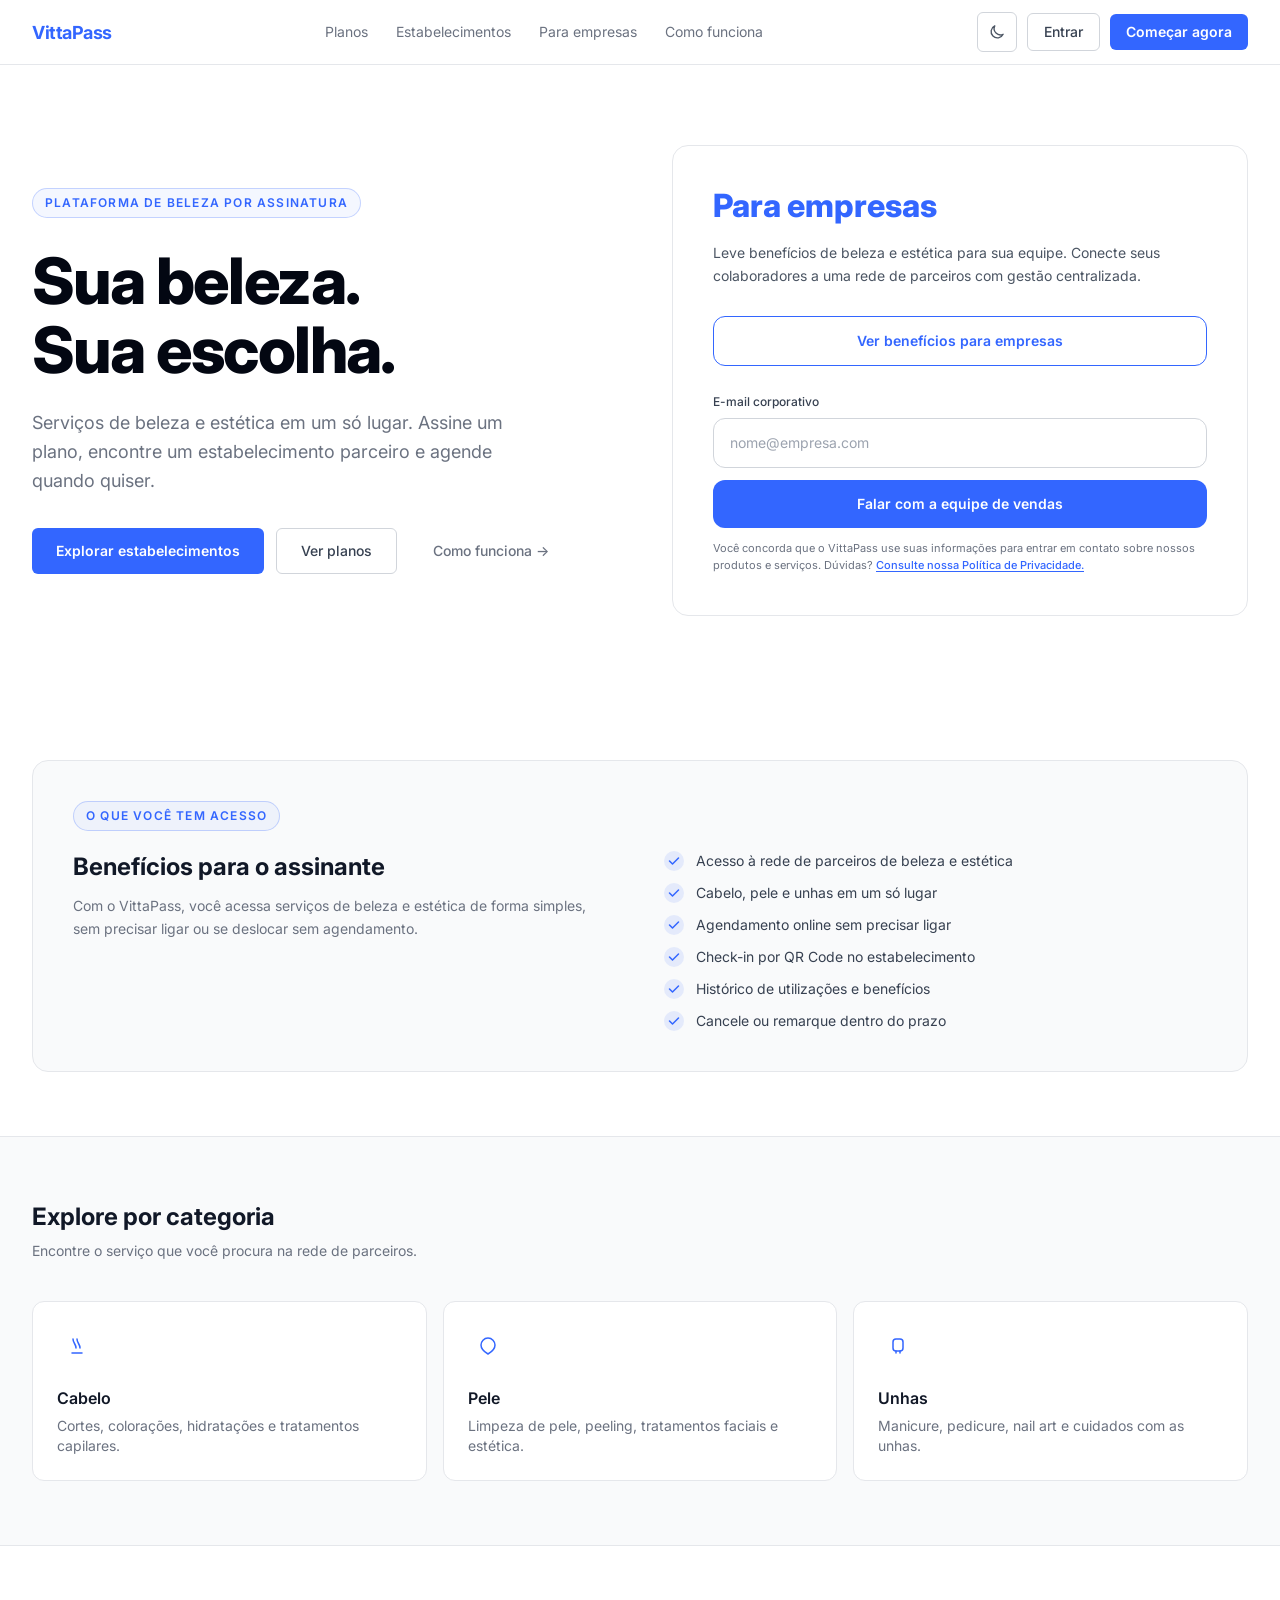
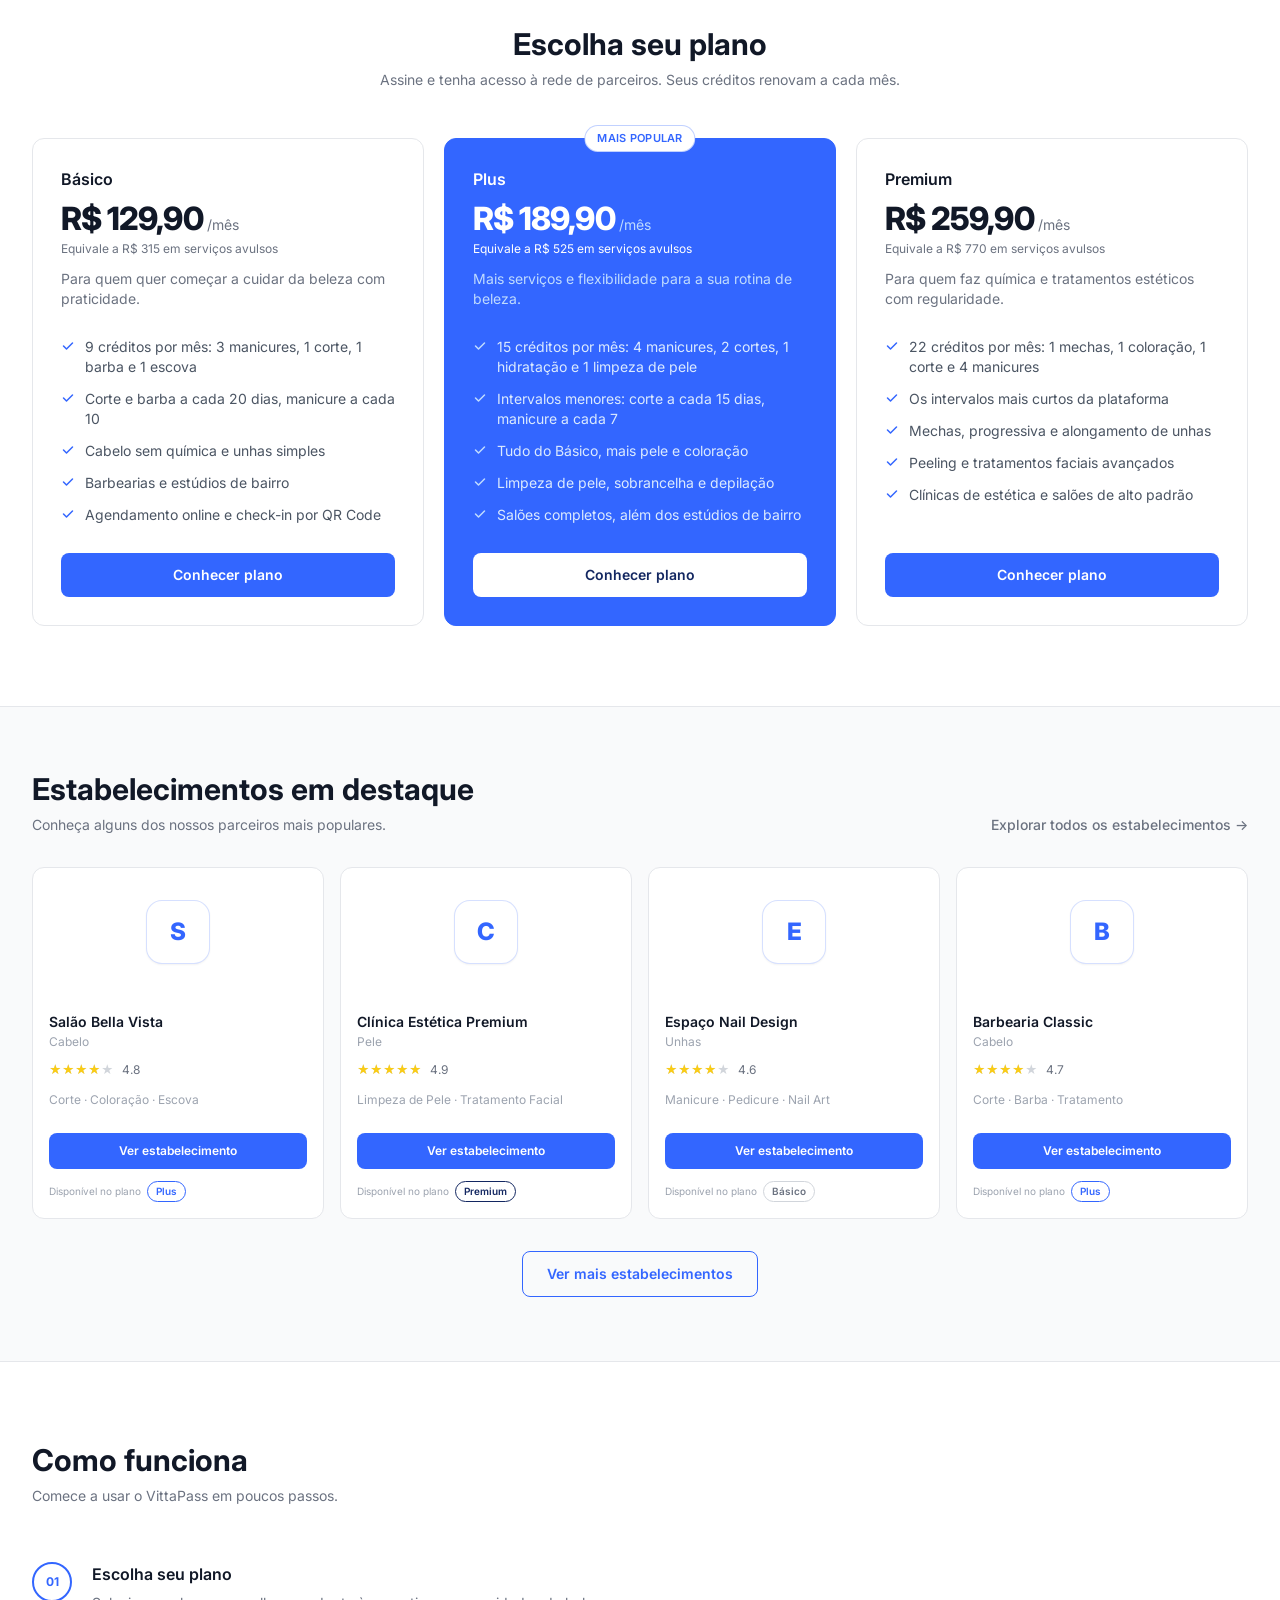
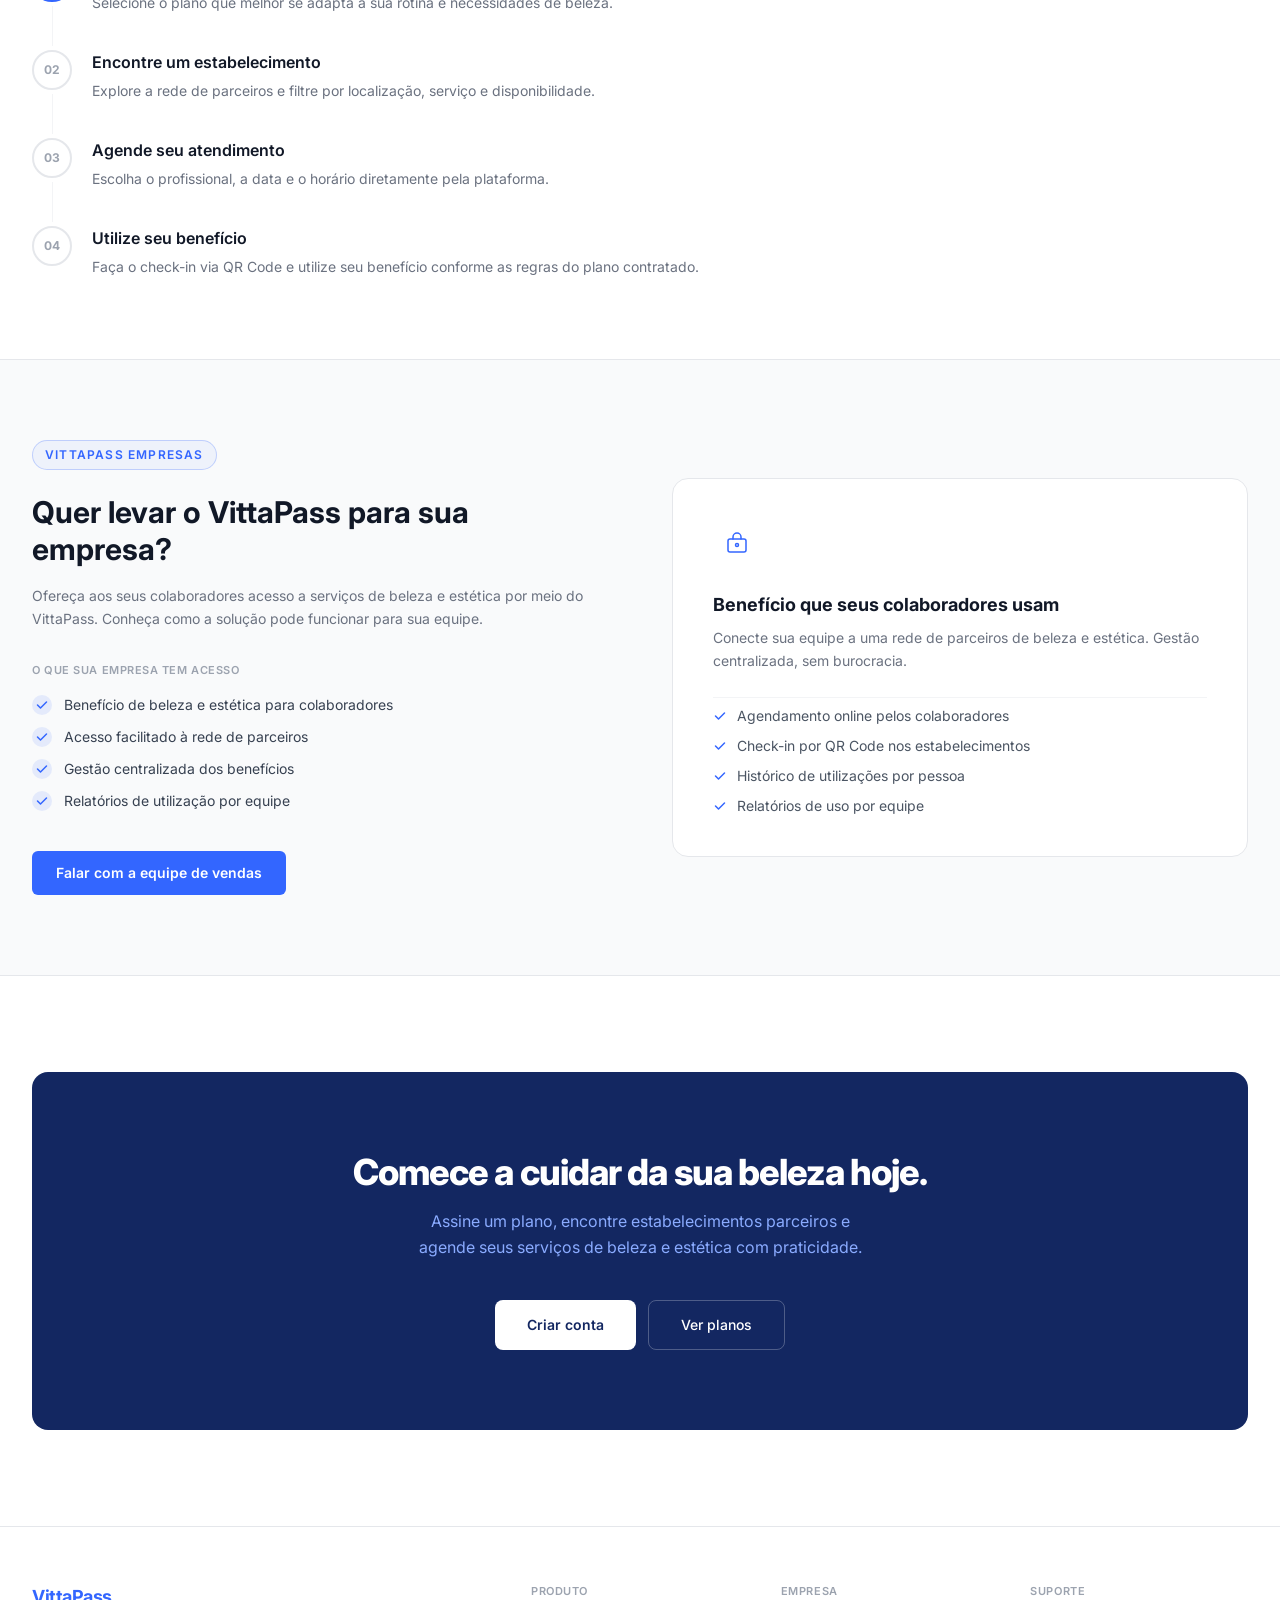
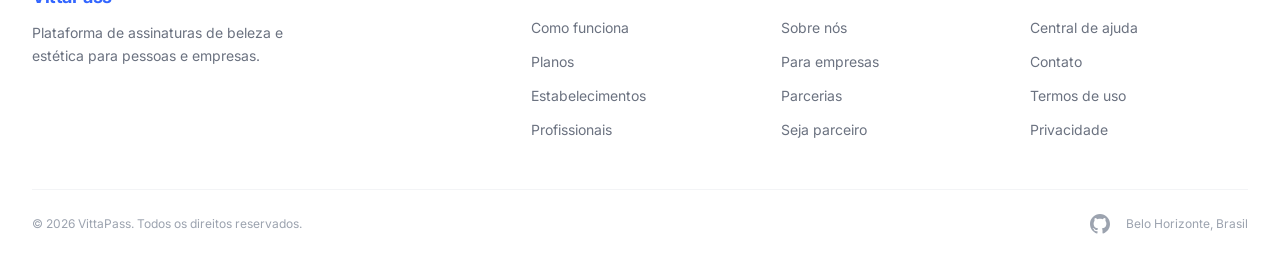
<file: Documentos/vita/PMV-SI-2026-2-PE1-T2-G04-VITTAPASS-main/src/html/index.html>
<!DOCTYPE html>
<html lang="pt-BR">

<head>
  <meta charset="UTF-8">
  <meta name="viewport" content="width=device-width, initial-scale=1.0">
  <title>VittaPass</title>
  <meta name="description" content="Sua beleza. Sua escolha. Serviços de beleza e estética em um só lugar.">

  <link rel="preconnect" href="https://fonts.googleapis.com">
  <link rel="preconnect" href="https://fonts.gstatic.com" crossorigin>
  <link href="https://fonts.googleapis.com/css2?family=Inter:wght@300;400;500;600;700;800&display=swap"
    rel="stylesheet">

  <link rel="stylesheet" href="../css/styles.css">
  <link rel="stylesheet" href="../css/pages/index.css">
</head>

<body>

  <!-- NAVBAR -->
  <header class="site-header">
    <div class="container site-header__inner">
      <a href="index.html" class="brand">VittaPass</a>

      <nav class="nav-desktop">
        <a href="#planos" class="nav-link">Planos</a>
        <a href="#estabelecimentos" class="nav-link">Estabelecimentos</a>
        <a href="#empresas" class="nav-link">Para empresas</a>
        <a href="#como-funciona" class="nav-link">Como funciona</a>
      </nav>

      <div class="header-actions">
        <button type="button" data-js-action="toggle-theme" class="btn-icon" aria-label="Alternar tema">
          <svg id="theme-icon" width="18" height="18" viewBox="0 0 20 20" fill="none" stroke="currentColor"
            stroke-width="1.5" stroke-linecap="round" stroke-linejoin="round">
            <path d="M16.8 12.5A7 7 0 0 1 7.5 3.2 7 7 0 1 0 16.8 12.5z" />
          </svg>
        </button>

        <a href="./Login/login.html" class="btn btn--sm btn--outline">Entrar</a>
        <a href="#planos" class="btn btn--sm btn--primary">Começar agora</a>
      </div>

      <button id="menu-button" class="menu-toggle" aria-label="Menu">
        <svg width="20" height="20" viewBox="0 0 20 20" fill="none" stroke="currentColor" stroke-width="1.5"
          stroke-linecap="round">
          <path d="M3 5h14M3 10h14M3 15h14" />
        </svg>
      </button>
    </div>

    <div id="mobile-menu" class="mobile-menu hidden">
      <a href="#planos" class="nav-link">Planos</a>
      <a href="#estabelecimentos" class="nav-link">Estabelecimentos</a>
      <a href="#empresas" class="nav-link">Para empresas</a>
      <a href="#como-funciona" class="nav-link">Como funciona</a>

      <div class="mobile-menu__actions">
        <button type="button" data-js-action="toggle-theme" class="btn btn--outline">
          <svg width="18" height="18" viewBox="0 0 20 20" fill="none" stroke="currentColor" stroke-width="1.5"
            stroke-linecap="round" stroke-linejoin="round">
            <path d="M16.8 12.5A7 7 0 0 1 7.5 3.2 7 7 0 1 0 16.8 12.5z" />
          </svg>
          Alternar tema
        </button>

        <a href="Login/login.html" class="btn btn--outline">Entrar</a>
        <a href="#planos" class="btn btn--primary">Começar agora</a>
      </div>
    </div>
  </header>

  <!-- HERO -->
  <section class="hero container split">
    <div>
      <span class="eyebrow">Plataforma de beleza por assinatura</span>

      <h1 class="hero-title">Sua beleza.<br />Sua escolha.</h1>

      <p class="hero-text">
        Serviços de beleza e estética em um só lugar. Assine um plano, encontre um estabelecimento parceiro e agende
        quando quiser.
      </p>

      <div class="hero-actions">
        <a href="#estabelecimentos" class="btn btn--primary">Explorar estabelecimentos</a>
        <a href="#planos" class="btn btn--outline">Ver planos</a>
        <a href="#como-funciona" class="btn btn--ghost">Como funciona →</a>
      </div>
    </div>

    <div class="card card--roomy card--form">
      <h2 class="card-title-primary">Para empresas</h2>
      <p class="card-text">
        Leve benefícios de beleza e estética para sua equipe. Conecte seus colaboradores a uma rede de parceiros com
        gestão centralizada.
      </p>

      <a href="#beneficios-empresas" class="btn btn--block btn--tall btn--outline-soft">Ver benefícios para empresas</a>

      <div class="field">
        <label for="company-email" class="field__label">E-mail corporativo</label>
        <input id="company-email" type="email" class="input" placeholder="nome@empresa.com" />
      </div>

      <a href="#empresas" class="btn btn--block btn--tall btn--primary">Falar com a equipe de vendas</a>

      <p class="fineprint">
        Você concorda que o VittaPass use suas informações para entrar em contato sobre nossos produtos e serviços.
        Dúvidas?
        <a href="#" class="link-primary">Consulte nossa Política de Privacidade.</a>
      </p>
    </div>
  </section>

  <!-- BENEFÍCIOS PARA O ASSINANTE -->
  <section class="section">
    <div class="container">
      <div class="panel">
        <span class="eyebrow">O que você tem acesso</span>

        <div class="split split--tight split--start">
          <div>
            <h2 class="section-title section-title--sm">Benefícios para o assinante</h2>
            <p class="section-text section-text--relaxed">
              Com o VittaPass, você acessa serviços de beleza e estética de forma simples, sem precisar ligar ou se
              deslocar sem agendamento.
            </p>
          </div>

          <ul class="check-list">
            <li><span class="check-dot"><span class="check"></span></span>Acesso à rede de parceiros de beleza e
              estética</li>
            <li><span class="check-dot"><span class="check"></span></span>Cabelo, pele e unhas em um só lugar</li>
            <li><span class="check-dot"><span class="check"></span></span>Agendamento online sem precisar ligar</li>
            <li><span class="check-dot"><span class="check"></span></span>Check-in por QR Code no estabelecimento</li>
            <li><span class="check-dot"><span class="check"></span></span>Histórico de utilizações e benefícios</li>
            <li><span class="check-dot"><span class="check"></span></span>Cancele ou remarque dentro do prazo</li>
          </ul>
        </div>
      </div>
    </div>
  </section>

  <!-- CATEGORIAS -->
  <section id="categorias" class="section section--band">
    <div class="container">
      <div class="section-head">
        <h2 class="section-title section-title--sm">Explore por categoria</h2>
        <p class="section-text">Encontre o serviço que você procura na rede de parceiros.</p>
      </div>

      <div class="grid-3">
        <a href="#estabelecimentos" class="cat-card">
          <div class="icon-box cat-card__icon">
            <svg width="20" height="20" viewBox="0 0 20 20" fill="none" stroke="currentColor" stroke-width="1.5"
              stroke-linecap="round" stroke-linejoin="round">
              <path d="M6 3c0 4 3 5 3 9" />
              <path d="M10 3c0 4 3 5 3 9" />
              <path d="M5 17h10" />
            </svg>
          </div>
          <h3 class="cat-card__title">Cabelo</h3>
          <p class="cat-card__text">Cortes, colorações, hidratações e tratamentos capilares.</p>
        </a>

        <a href="#estabelecimentos" class="cat-card">
          <div class="icon-box cat-card__icon">
            <svg width="20" height="20" viewBox="0 0 20 20" fill="none" stroke="currentColor" stroke-width="1.5"
              stroke-linecap="round" stroke-linejoin="round">
              <path d="M10 2C6 2 3 5.5 3 9c0 4 3.5 7 7 9 3.5-2 7-5 7-9 0-3.5-3-7-7-7z" />
            </svg>
          </div>
          <h3 class="cat-card__title">Pele</h3>
          <p class="cat-card__text">Limpeza de pele, peeling, tratamentos faciais e estética.</p>
        </a>

        <a href="#estabelecimentos" class="cat-card">
          <div class="icon-box cat-card__icon">
            <svg width="20" height="20" viewBox="0 0 20 20" fill="none" stroke="currentColor" stroke-width="1.5"
              stroke-linecap="round" stroke-linejoin="round">
              <rect x="5" y="3" width="10" height="12" rx="3" />
              <path d="M8 15v2M12 15v2" />
            </svg>
          </div>
          <h3 class="cat-card__title">Unhas</h3>
          <p class="cat-card__text">Manicure, pedicure, nail art e cuidados com as unhas.</p>
        </a>
      </div>
    </div>
  </section>

  <!-- PLANOS -->
  <section id="planos" class="section section--lg">
    <div class="container">
      <div class="section-head section-head--center">
        <h2 class="section-title">Escolha seu plano</h2>
        <p class="section-text">Assine e tenha acesso à rede de parceiros. Seus créditos renovam a cada mês.</p>
      </div>

      <div class="plans">
        <!-- Plano Básico -->
        <div class="plan">
          <div class="plan__head">
            <h3 class="plan__name">Básico</h3>
            <p class="plan__price">
              <span class="plan__price-value">R$ 129,90</span>
              <span class="plan__price-period">/mês</span>
            </p>
            <p class="plan__price-note">Equivale a R$ 315 em serviços avulsos</p>
            <p class="plan__desc">Para quem quer começar a cuidar da beleza com praticidade.</p>
          </div>

          <ul class="plan__features">
            <li><span class="check"></span>9 créditos por mês: 3 manicures, 1 corte, 1 barba e 1 escova</li>
            <li><span class="check"></span>Corte e barba a cada 20 dias, manicure a cada 10</li>
            <li><span class="check"></span>Cabelo sem química e unhas simples</li>
            <li><span class="check"></span>Barbearias e estúdios de bairro</li>
            <li><span class="check"></span>Agendamento online e check-in por QR Code</li>
          </ul>

          <a href="Cadastro/Cadastro-cliente.html" class="btn btn--block btn--pill btn--primary">Conhecer plano</a>
        </div>

        <!-- Plano Plus -->
        <div class="plan plan--featured">
          <span class="plan__badge">Mais popular</span>

          <div class="plan__head">
            <h3 class="plan__name">Plus</h3>
            <p class="plan__price">
              <span class="plan__price-value">R$ 189,90</span>
              <span class="plan__price-period">/mês</span>
            </p>
            <p class="plan__price-note">Equivale a R$ 525 em serviços avulsos</p>
            <p class="plan__desc">Mais serviços e flexibilidade para a sua rotina de beleza.</p>
          </div>

          <ul class="plan__features">
            <li><span class="check"></span>15 créditos por mês: 4 manicures, 2 cortes, 1 hidratação e 1 limpeza de pele
            </li>
            <li><span class="check"></span>Intervalos menores: corte a cada 15 dias, manicure a cada 7</li>
            <li><span class="check"></span>Tudo do Básico, mais pele e coloração</li>
            <li><span class="check"></span>Limpeza de pele, sobrancelha e depilação</li>
            <li><span class="check"></span>Salões completos, além dos estúdios de bairro</li>
          </ul>

          <a href="Cadastro/Cadastro-cliente.html" class="btn btn--block btn--pill btn--light">Conhecer plano</a>
        </div>

        <!-- Plano Premium -->
        <div class="plan">
          <div class="plan__head">
            <h3 class="plan__name">Premium</h3>
            <p class="plan__price">
              <span class="plan__price-value">R$ 259,90</span>
              <span class="plan__price-period">/mês</span>
            </p>
            <p class="plan__price-note">Equivale a R$ 770 em serviços avulsos</p>
            <p class="plan__desc">Para quem faz química e tratamentos estéticos com regularidade.</p>
          </div>

          <ul class="plan__features">
            <li><span class="check"></span>22 créditos por mês: 1 mechas, 1 coloração, 1 corte e 4 manicures</li>
            <li><span class="check"></span>Os intervalos mais curtos da plataforma</li>
            <li><span class="check"></span>Mechas, progressiva e alongamento de unhas</li>
            <li><span class="check"></span>Peeling e tratamentos faciais avançados</li>
            <li><span class="check"></span>Clínicas de estética e salões de alto padrão</li>
          </ul>

          <a href="Cadastro/Cadastro-cliente.html" class="btn btn--block btn--pill btn--primary">Conhecer plano</a>
        </div>
      </div>
    </div>
  </section>

  <!-- ESTABELECIMENTOS DESTAQUES -->
  <section id="estabelecimentos" class="section section--band">
    <div class="container">
      <div class="section-head--row">
        <div>
          <h2 class="section-title">Estabelecimentos em destaque</h2>
          <p class="section-text">Conheça alguns dos nossos parceiros mais populares.</p>
        </div>

        <a href="estabelecimentos.html" class="link-muted only-desktop">Explorar todos os estabelecimentos →</a>
      </div>

      <div id="establishments-grid" class="estab-grid">
        <div class="estab-card">
          <div class="estab-card__cover">
            <div class="estab-card__logo">S</div>
          </div>
          <div class="estab-card__body">
            <div>
              <h3 class="estab-card__name">Salão Bella Vista</h3>
              <p class="estab-card__cat">Cabelo</p>
            </div>
            <div class="rating">
              <span class="stars stars--4"></span>
              <span class="rating__value">4.8</span>
            </div>
            <p class="estab-card__services">Corte · Coloração · Escova</p>
            <a href="estabelecimentos.html" class="btn btn--block btn--primary estab-card__cta">Ver estabelecimento</a>
            <div class="estab-card__plan">
              <span class="estab-card__plan-label">Disponível no plano</span>
              <span class="plan-tag plan-tag--plus">Plus</span>
            </div>
          </div>
        </div>

        <div class="estab-card">
          <div class="estab-card__cover">
            <div class="estab-card__logo">C</div>
          </div>
          <div class="estab-card__body">
            <div>
              <h3 class="estab-card__name">Clínica Estética Premium</h3>
              <p class="estab-card__cat">Pele</p>
            </div>
            <div class="rating">
              <span class="stars stars--5"></span>
              <span class="rating__value">4.9</span>
            </div>
            <p class="estab-card__services">Limpeza de Pele · Tratamento Facial</p>
            <a href="estabelecimentos.html" class="btn btn--block btn--primary estab-card__cta">Ver estabelecimento</a>
            <div class="estab-card__plan">
              <span class="estab-card__plan-label">Disponível no plano</span>
              <span class="plan-tag plan-tag--premium">Premium</span>
            </div>
          </div>
        </div>

        <div class="estab-card">
          <div class="estab-card__cover">
            <div class="estab-card__logo">E</div>
          </div>
          <div class="estab-card__body">
            <div>
              <h3 class="estab-card__name">Espaço Nail Design</h3>
              <p class="estab-card__cat">Unhas</p>
            </div>
            <div class="rating">
              <span class="stars stars--4"></span>
              <span class="rating__value">4.6</span>
            </div>
            <p class="estab-card__services">Manicure · Pedicure · Nail Art</p>
            <a href="estabelecimentos.html" class="btn btn--block btn--primary estab-card__cta">Ver estabelecimento</a>
            <div class="estab-card__plan">
              <span class="estab-card__plan-label">Disponível no plano</span>
              <span class="plan-tag plan-tag--basic">Básico</span>
            </div>
          </div>
        </div>

        <div class="estab-card">
          <div class="estab-card__cover">
            <div class="estab-card__logo">B</div>
          </div>
          <div class="estab-card__body">
            <div>
              <h3 class="estab-card__name">Barbearia Classic</h3>
              <p class="estab-card__cat">Cabelo</p>
            </div>
            <div class="rating">
              <span class="stars stars--4"></span>
              <span class="rating__value">4.7</span>
            </div>
            <p class="estab-card__services">Corte · Barba · Tratamento</p>
            <a href="estabelecimentos.html" class="btn btn--block btn--primary estab-card__cta">Ver estabelecimento</a>
            <div class="estab-card__plan">
              <span class="estab-card__plan-label">Disponível no plano</span>
              <span class="plan-tag plan-tag--plus">Plus</span>
            </div>
          </div>
        </div>
      </div>

      <!-- Estabelecimentos extras (exibidos ao expandir, via script.js) -->
      <div id="extra-establishments" class="estab-grid estab-grid--extra hidden">
        <div class="estab-card">
          <div class="estab-card__cover">
            <div class="estab-card__logo">S</div>
          </div>
          <div class="estab-card__body">
            <div>
              <h3 class="estab-card__name">Studio Luxo</h3>
              <p class="estab-card__cat">Cabelo</p>
            </div>
            <div class="rating">
              <span class="stars stars--5"></span>
              <span class="rating__value">4.9</span>
            </div>
            <p class="estab-card__services">Corte · Coloração · Hidratação</p>
            <a href="estabelecimentos.html" class="btn btn--block btn--primary estab-card__cta">Ver estabelecimento</a>
            <div class="estab-card__plan">
              <span class="estab-card__plan-label">Disponível no plano</span>
              <span class="plan-tag plan-tag--premium">Premium</span>
            </div>
          </div>
        </div>

        <div class="estab-card">
          <div class="estab-card__cover">
            <div class="estab-card__logo">S</div>
          </div>
          <div class="estab-card__body">
            <div>
              <h3 class="estab-card__name">Spa Zen Beleza</h3>
              <p class="estab-card__cat">Pele</p>
            </div>
            <div class="rating">
              <span class="stars stars--4"></span>
              <span class="rating__value">4.6</span>
            </div>
            <p class="estab-card__services">Limpeza · Relaxamento · Hidratação</p>
            <a href="estabelecimentos.html" class="btn btn--block btn--primary estab-card__cta">Ver estabelecimento</a>
            <div class="estab-card__plan">
              <span class="estab-card__plan-label">Disponível no plano</span>
              <span class="plan-tag plan-tag--plus">Plus</span>
            </div>
          </div>
        </div>

        <div class="estab-card">
          <div class="estab-card__cover">
            <div class="estab-card__logo">N</div>
          </div>
          <div class="estab-card__body">
            <div>
              <h3 class="estab-card__name">Nail Studio Pro</h3>
              <p class="estab-card__cat">Unhas</p>
            </div>
            <div class="rating">
              <span class="stars stars--4"></span>
              <span class="rating__value">4.7</span>
            </div>
            <p class="estab-card__services">Manicure · Pedicure · Alongamento</p>
            <a href="estabelecimentos.html" class="btn btn--block btn--primary estab-card__cta">Ver estabelecimento</a>
            <div class="estab-card__plan">
              <span class="estab-card__plan-label">Disponível no plano</span>
              <span class="plan-tag plan-tag--plus">Plus</span>
            </div>
          </div>
        </div>

        <div class="estab-card">
          <div class="estab-card__cover">
            <div class="estab-card__logo">B</div>
          </div>
          <div class="estab-card__body">
            <div>
              <h3 class="estab-card__name">Barbearia Moderna</h3>
              <p class="estab-card__cat">Cabelo</p>
            </div>
            <div class="rating">
              <span class="stars stars--4"></span>
              <span class="rating__value">4.4</span>
            </div>
            <p class="estab-card__services">Corte Moderno · Barba · Sobrancelha</p>
            <a href="estabelecimentos.html" class="btn btn--block btn--primary estab-card__cta">Ver estabelecimento</a>
            <div class="estab-card__plan">
              <span class="estab-card__plan-label">Disponível no plano</span>
              <span class="plan-tag plan-tag--basic">Básico</span>
            </div>
          </div>
        </div>
      </div>

      <div class="estab-actions">
        <a href="estabelecimentos.html" class="link-muted only-mobile">Explorar todos os estabelecimentos →</a>

        <div class="estab-actions__group">
          <button type="button" id="toggle-establishments" class="btn btn--pill btn--outline-primary">Ver mais
            estabelecimentos</button>
          <a href="estabelecimentos.html" id="explore-all-button" class="link-muted hidden">Explorar todos os
            estabelecimentos →</a>
        </div>
      </div>
    </div>
  </section>

  <!-- COMO FUNCIONA -->
  <section id="como-funciona" class="section section--lg">
    <div class="container">
      <div class="section-head section-head--spacious">
        <h2 class="section-title">Como funciona</h2>
        <p class="section-text">Comece a usar o VittaPass em poucos passos.</p>
      </div>

      <div class="steps">
        <div class="step">
          <div class="step__marker">
            <div class="step__num step__num--active">01</div>
            <div class="step__line"></div>
          </div>
          <div class="step__body">
            <h3 class="step__title">Escolha seu plano</h3>
            <p class="step__text">Selecione o plano que melhor se adapta à sua rotina e necessidades de beleza.</p>
          </div>
        </div>

        <div class="step">
          <div class="step__marker">
            <div class="step__num">02</div>
            <div class="step__line"></div>
          </div>
          <div class="step__body">
            <h3 class="step__title">Encontre um estabelecimento</h3>
            <p class="step__text">Explore a rede de parceiros e filtre por localização, serviço e disponibilidade.</p>
          </div>
        </div>

        <div class="step">
          <div class="step__marker">
            <div class="step__num">03</div>
            <div class="step__line"></div>
          </div>
          <div class="step__body">
            <h3 class="step__title">Agende seu atendimento</h3>
            <p class="step__text">Escolha o profissional, a data e o horário diretamente pela plataforma.</p>
          </div>
        </div>

        <div class="step">
          <div class="step__marker">
            <div class="step__num">04</div>
          </div>
          <div class="step__body">
            <h3 class="step__title">Utilize seu benefício</h3>
            <p class="step__text">Faça o check-in via QR Code e utilize seu benefício conforme as regras do plano
              contratado.</p>
          </div>
        </div>
      </div>
    </div>
  </section>

  <!-- PARA EMPRESAS -->
  <section id="empresas" class="section section--lg section--band">
    <div class="container split split--mid">
      <div class="feature-block">
        <span class="eyebrow">VittaPass Empresas</span>

        <h2 class="section-title">Quer levar o VittaPass para sua empresa?</h2>

        <p class="section-text">
          Ofereça aos seus colaboradores acesso a serviços de beleza e estética por meio do VittaPass. Conheça como a
          solução pode funcionar para sua equipe.
        </p>

        <p class="overline">O que sua empresa tem acesso</p>

        <ul class="check-list">
          <li><span class="check-dot"><span class="check"></span></span>Benefício de beleza e estética para
            colaboradores</li>
          <li><span class="check-dot"><span class="check"></span></span>Acesso facilitado à rede de parceiros</li>
          <li><span class="check-dot"><span class="check"></span></span>Gestão centralizada dos benefícios</li>
          <li><span class="check-dot"><span class="check"></span></span>Relatórios de utilização por equipe</li>
        </ul>

        <a href="#" class="btn btn--primary">Falar com a equipe de vendas</a>
      </div>

      <div id="beneficios-empresas" class="card card--lg card--stack scroll-offset">
        <div class="icon-box icon-box--lg">
          <svg width="22" height="22" viewBox="0 0 22 22" fill="none" stroke="currentColor" stroke-width="1.5"
            stroke-linecap="round" stroke-linejoin="round">
            <rect x="2" y="7" width="18" height="13" rx="2" />
            <path d="M7 7V5a4 4 0 0 1 8 0v2" />
            <circle cx="11" cy="13" r="1.5" />
          </svg>
        </div>

        <div>
          <h3 class="card-subtitle">Benefício que seus colaboradores usam</h3>
          <p class="section-text section-text--relaxed">
            Conecte sua equipe a uma rede de parceiros de beleza e estética. Gestão centralizada, sem burocracia.
          </p>
        </div>

        <ul class="check-list check-list--compact check-list--divided">
          <li><span class="check"></span>Agendamento online pelos colaboradores</li>
          <li><span class="check"></span>Check-in por QR Code nos estabelecimentos</li>
          <li><span class="check"></span>Histórico de utilizações por pessoa</li>
          <li><span class="check"></span>Relatórios de uso por equipe</li>
        </ul>
      </div>
    </div>
  </section>

  <!-- CTA -->
  <section class="section section--xl">
    <div class="container">
      <div class="cta">
        <h2 class="cta__title">Comece a cuidar da sua beleza hoje.</h2>

        <p class="cta__text">
          Assine um plano, encontre estabelecimentos parceiros e agende seus serviços de beleza e estética com
          praticidade.
        </p>

        <div class="cta__actions">
          <a href="Cadastro/Cadastro-cliente.html" class="btn btn--wide btn--light">Criar conta</a>
          <a href="#planos" class="btn btn--wide btn--on-dark">Ver planos</a>
        </div>
      </div>
    </div>
  </section>

  <!-- FOOTER -->
  <footer class="site-footer">
    <div class="container site-footer__inner">
      <div class="footer-grid">
        <div class="footer-grid__brand">
          <a href="index.html" class="brand">VittaPass</a>
          <p class="footer-about">
            Plataforma de assinaturas de beleza e estética para pessoas e empresas.
          </p>
        </div>

        <div>
          <p class="overline">Produto</p>
          <ul class="footer-links">
            <li><a href="#como-funciona">Como funciona</a></li>
            <li><a href="#planos">Planos</a></li>
            <li><a href="estabelecimentos.html">Estabelecimentos</a></li>
            <li><a href="estabelecimentos.html">Profissionais</a></li>
          </ul>
        </div>

        <div>
          <p class="overline">Empresa</p>
          <ul class="footer-links">
            <li><a href="#como-funciona">Sobre nós</a></li>
            <li><a href="#empresas">Para empresas</a></li>
            <li><a href="Cadastro/Cadastro-estabelecimento.html">Parcerias</a></li>
            <li><a href="Cadastro/Cadastro-estabelecimento.html">Seja parceiro</a></li>
          </ul>
        </div>

        <div>
          <p class="overline">Suporte</p>
          <ul class="footer-links">
            <li><a href="#">Central de ajuda</a></li>
            <li><a href="#">Contato</a></li>
            <li><a href="#">Termos de uso</a></li>
            <li><a href="#">Privacidade</a></li>
          </ul>
        </div>
      </div>

      <div class="footer-bottom">
        <p>© 2026 VittaPass. Todos os direitos reservados.</p>
        <div class="footer-bottom__side">
          <a href="https://github.com/ICEI-PUC-Minas-PMV-SI/PMV-SI-2026-2-PE1-T2-G04-VITTAPASS" target="_blank"
            rel="noopener noreferrer" class="footer-social" aria-label="GitHub">
            <svg width="20" height="20" fill="currentColor" viewBox="0 0 24 24">
              <path
                d="M12 0c-6.626 0-12 5.373-12 12 0 5.302 3.438 9.8 8.207 11.387.599.111.793-.261.793-.577v-2.234c-3.338.726-4.033-1.416-4.033-1.416-.546-1.387-1.333-1.756-1.333-1.756-1.089-.745.083-.729.083-.729 1.205.084 1.839 1.237 1.839 1.237 1.07 1.834 2.807 1.304 3.492.997.107-.775.418-1.305.762-1.604-2.665-.305-5.467-1.334-5.467-5.931 0-1.311.469-2.381 1.236-3.221-.124-.303-.535-1.524.117-3.176 0 0 1.008-.322 3.301 1.23.957-.266 1.983-.399 3.003-.404 1.02.005 2.047.138 3.006.404 2.291-1.552 3.297-1.23 3.297-1.23.653 1.653.242 2.874.118 3.176.77.84 1.235 1.911 1.235 3.221 0 4.609-2.807 5.624-5.479 5.921.43.372.823 1.102.823 2.222v3.293c0 .319.192.694.801.576 4.765-1.589 8.199-6.086 8.199-11.386 0-6.627-5.373-12-12-12z" />
            </svg>
          </a>
          <p>Belo Horizonte, Brasil</p>
        </div>
      </div>
    </div>
  </footer>

  <script src="../js/script.js"></script>
</body>

</html>
</file>
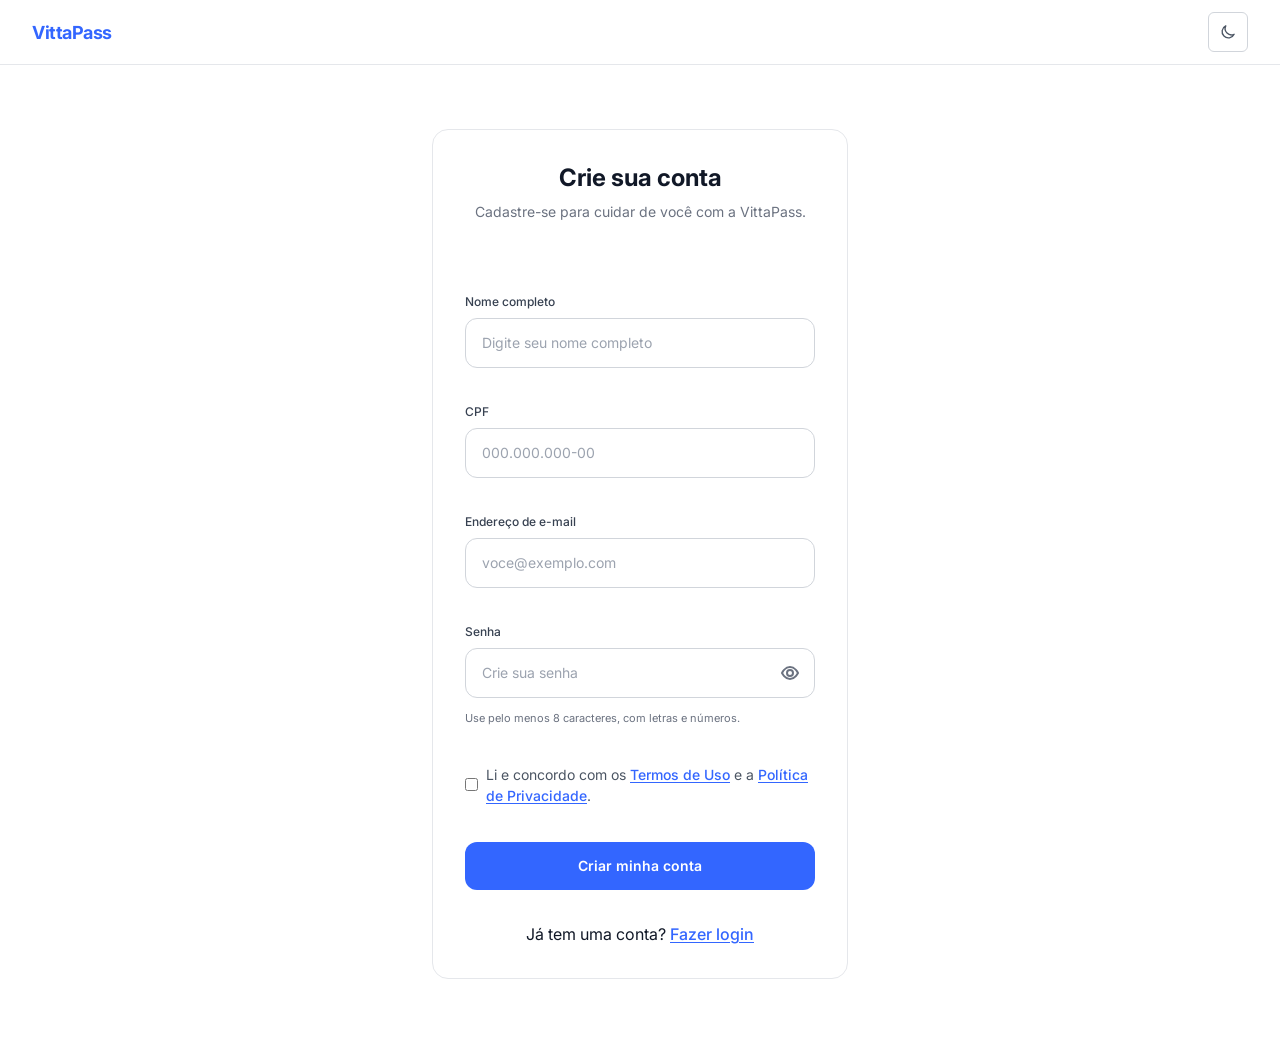
<file: Documentos/vita/PMV-SI-2026-2-PE1-T2-G04-VITTAPASS-main/src/html/Cadastro/Cadastro-cliente.html>
<!DOCTYPE html>
<html lang="pt-BR">

<head>
  <meta charset="utf-8">
  <meta name="viewport" content="initial-scale=1, width=device-width">
  <title>VittaPass - Cadastro</title>
  <link rel="stylesheet" href="../../css/styles.css">
  <link rel="stylesheet" href="https://fonts.googleapis.com/css2?family=Inter:wght@400;500;600;700;800&display=swap" />
</head>

<body>
  <!-- Cabeçalho simples -->
  <header class="site-header">
    <div class="container site-header__inner">
      <a href="../index.html" class="brand">VittaPass</a>
      <button type="button" data-js-action="toggle-theme" class="btn-icon" aria-label="Alternar tema">
        <svg id="theme-icon" width="18" height="18" viewBox="0 0 20 20" fill="none" stroke="currentColor" stroke-width="1.5" stroke-linecap="round" stroke-linejoin="round">
          <path d="M16.8 12.5A7 7 0 0 1 7.5 3.2 7 7 0 1 0 16.8 12.5z" />
        </svg>
      </button>
    </div>
  </header>

  <!-- Corpo centralizado -->
  <main class="section">
    <div class="container auth-container">
      
      <div class="card card--stack">
        <div class="section-head--center head-spaced">
          <h1 class="section-title section-title--sm">Crie sua conta</h1>
          <p class="section-text">Cadastre-se para cuidar de você com a VittaPass.</p>
        </div>

        <form id="formCadastroCliente" action="#" method="post" class="card--stack">
          <!-- Campo Nome -->
          <div class="field">
            <label for="regName" class="field__label">Nome completo</label>
            <input type="text" id="regName" class="input" placeholder="Digite seu nome completo" required>
          </div>

          <!-- Campo CPF -->
          <div class="field">
            <label for="regCpf" class="field__label">CPF</label>
            <input type="text" id="regCpf" class="input" placeholder="000.000.000-00" inputmode="numeric" maxlength="14" required>
          </div>
          
          <!-- Campo E-mail -->
          <div class="field">
            <label for="regMail" class="field__label">Endereço de e-mail</label>
            <input type="email" id="regMail" class="input" placeholder="voce@exemplo.com" required>
          </div>

          <!-- Campo Senha -->
          <div class="field">
            <label for="regPass" class="field__label">Senha</label>
            <div class="relative-box">
              <input type="password" id="regPass" class="input input-password-pad" placeholder="Crie sua senha" required>
              <button type="button" aria-label="Mostrar senha" data-js-action="toggle-password" class="password-toggle-btn">
                <svg width="18" height="18" viewBox="0 0 18 18" fill="none" stroke="currentColor" stroke-width="2" stroke-linecap="round">
                  <path d="M1 9C1 9 4 3 9 3C14 3 17 9 17 9C17 9 14 15 9 15C4 15 1 9 1 9Z"/>
                  <circle cx="9" cy="9" r="3"/>
                </svg>
              </button>
            </div>
            <p class="fineprint">Use pelo menos 8 caracteres, com letras e números.</p>
          </div>

          <!-- Consentimento -->
          <div class="field field-spacing-sm">
            <label class="checkbox-label checkbox-align-top">
              <input type="checkbox" id="checkboxConsent" class="checkbox-spacing-top" required>
              <span class="terms-text">Li e concordo com os <a href="#" class="link-primary">Termos de Uso</a> e a <a href="#" class="link-primary">Política de Privacidade</a>.</span>
            </label>
          </div>

          <!-- Botão Principal -->
          <button type="submit" class="btn btn--primary btn--block btn--tall">Criar minha conta</button>

          <div class="text-center-spaced login-footer-text">
            <span class="footer-label">Já tem uma conta?</span>
            <a href="../Login/login.html" class="link-primary footer-link">Fazer login</a>
          </div>
        </form>
      </div>

    </div>
  </main>
  
  <script src="../../js/script.js"></script>
  <script src="../../js/auth.js?v=2"></script>
</body>

</html>
</file>
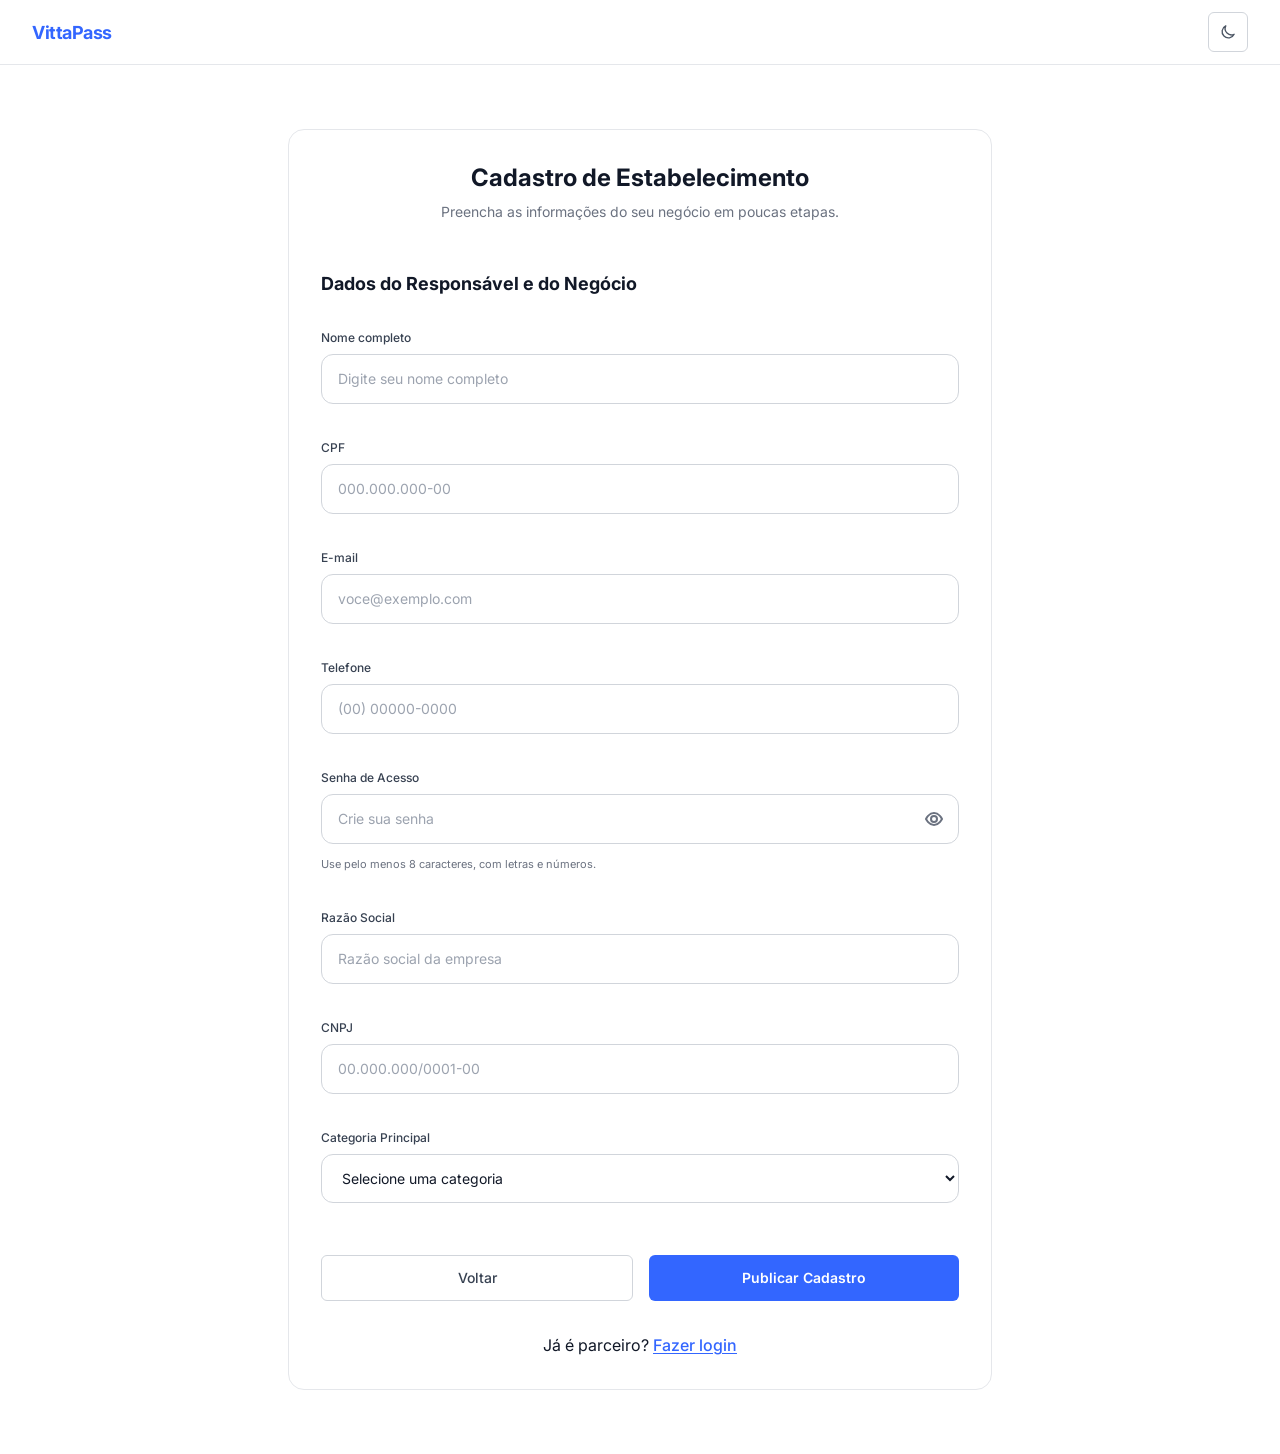
<file: Documentos/vita/PMV-SI-2026-2-PE1-T2-G04-VITTAPASS-main/src/html/Cadastro/cadastro-parceiro.html>
<!DOCTYPE html>
<html lang="pt-BR">

<head>
    <meta charset="utf-8">
    <meta name="viewport" content="initial-scale=1, width=device-width">
    <title>VittaPass — Cadastro de Estabelecimento</title>
    <!-- Aponta para a folha de estilos global unificada -->
    <link rel="stylesheet" href="../../css/styles.css">
    <link rel="stylesheet"
        href="https://fonts.googleapis.com/css2?family=Inter:wght@400;500;600;700;800&display=swap" />
</head>

<body>
    <!-- Cabeçalho Global -->
    <header class="site-header">
        <div class="container site-header__inner">
            <a href="../index.html" class="brand">VittaPass</a>
            <button type="button" data-js-action="toggle-theme" class="btn-icon" aria-label="Alternar tema">
                <svg id="theme-icon" width="18" height="18" viewBox="0 0 20 20" fill="none" stroke="currentColor"
                    stroke-width="1.5" stroke-linecap="round" stroke-linejoin="round">
                    <path d="M16.8 12.5A7 7 0 0 1 7.5 3.2 7 7 0 1 0 16.8 12.5z" />
                </svg>
            </button>
        </div>
    </header>

    <!-- Corpo Principal -->
    <main class="section">
        <div class="container" style="max-width: 48rem;">

            <div class="card card--stack">
                <div class="section-head--center" style="margin-bottom: 1.5rem;">
                    <h1 class="section-title section-title--sm">Cadastro de Estabelecimento</h1>
                    <p class="section-text">Preencha as informações do seu negócio em poucas etapas.</p>
                </div>

                <form id="formEstabelecimento" action="#" method="post" class="card--stack">
                    <!-- ═══════ ETAPA 1: Conta e Negócio ═══════ -->
                    <div class="etapa card--stack" data-step="1">
                        <div class="card-subtitle">Dados do Responsável e do Negócio</div>

                        <div class="field">
                            <label for="respNome" class="field__label">Nome completo</label>
                            <input type="text" id="respNome" class="input" placeholder="Digite seu nome completo"
                                required>
                        </div>

                        <div class="field">
                            <label for="respCpf" class="field__label">CPF</label>
                            <input type="text" id="respCpf" class="input" placeholder="000.000.000-00" inputmode="numeric" maxlength="14" required>
                        </div>

                        <div class="field">
                            <label for="respEmail" class="field__label">E-mail</label>
                            <input type="email" id="respEmail" class="input" placeholder="voce@exemplo.com" required>
                        </div>

                        <div class="field">
                            <label for="respTelefone" class="field__label">Telefone</label>
                            <input type="tel" id="respTelefone" class="input" placeholder="(00) 00000-0000" inputmode="numeric" maxlength="15" required>
                        </div>

                        <div class="field">
                            <label for="password" class="field__label">Senha de Acesso</label>
                            <div class="relative-box">
                                <input type="password" id="password" class="input" placeholder="Crie sua senha" required
                                    style="padding-right: 3rem;">
                                <button type="button" aria-label="Mostrar senha"
                                    data-js-action="toggle-password-login" class="password-toggle-btn">
                                    <svg width="18" height="18" viewBox="0 0 18 18" fill="none" stroke="currentColor"
                                        stroke-width="2" stroke-linecap="round">
                                        <path d="M1 9C1 9 4 3 9 3C14 3 17 9 17 9C17 9 14 15 9 15C4 15 1 9 1 9Z" />
                                        <circle cx="9" cy="9" r="3" />
                                    </svg>
                                </button>
                            </div>
                            <p class="fineprint">Use pelo menos 8 caracteres, com letras e números.</p>
                        </div>

                        <div class="field">
                            <label for="razaoSocial" class="field__label">Razão Social</label>
                            <input type="text" id="razaoSocial" class="input" placeholder="Razão social da empresa"
                                required>
                        </div>

                        <div class="field">
                            <label for="documento" class="field__label">CNPJ</label>
                            <input type="text" id="documento" class="input" placeholder="00.000.000/0001-00" inputmode="numeric" maxlength="18" required>
                        </div>

                        <div class="field">
                            <label for="categoriaPrincipal" class="field__label">Categoria Principal</label>
                            <select id="categoriaPrincipal" class="input" required>
                                <option value="">Selecione uma categoria</option>
                                <option value="barbearia">Barbearia</option>
                                <option value="salao">Salão de Beleza</option>
                                <option value="estetica">Estética</option>
                                <option value="spa">Spa</option>
                            </select>
                        </div>
                    </div>

                    <!-- ── Botões ── -->
                    <div style="display: flex; gap: 1rem; margin-top: 1rem;">
                        <a href="../Login/login-parceiro.html" id="btnVoltar" class="btn btn--outline flex-1">Voltar</a>
                        <button type="submit" id="btnPublicar" class="btn btn--primary flex-1">Publicar Cadastro</button>
                    </div>

                    <div class="text-center-spaced">
                        <span class="footer-label">Já é parceiro?</span>
                        <a href="../Login/login-parceiro.html" class="link-primary footer-link">Fazer login</a>
                    </div>
                </form>
            </div>

        </div>
    </main>

    <script src="../../js/script.js"></script>
    <script src="../../js/auth.js?v=2"></script>

</body>

</html>
</file>
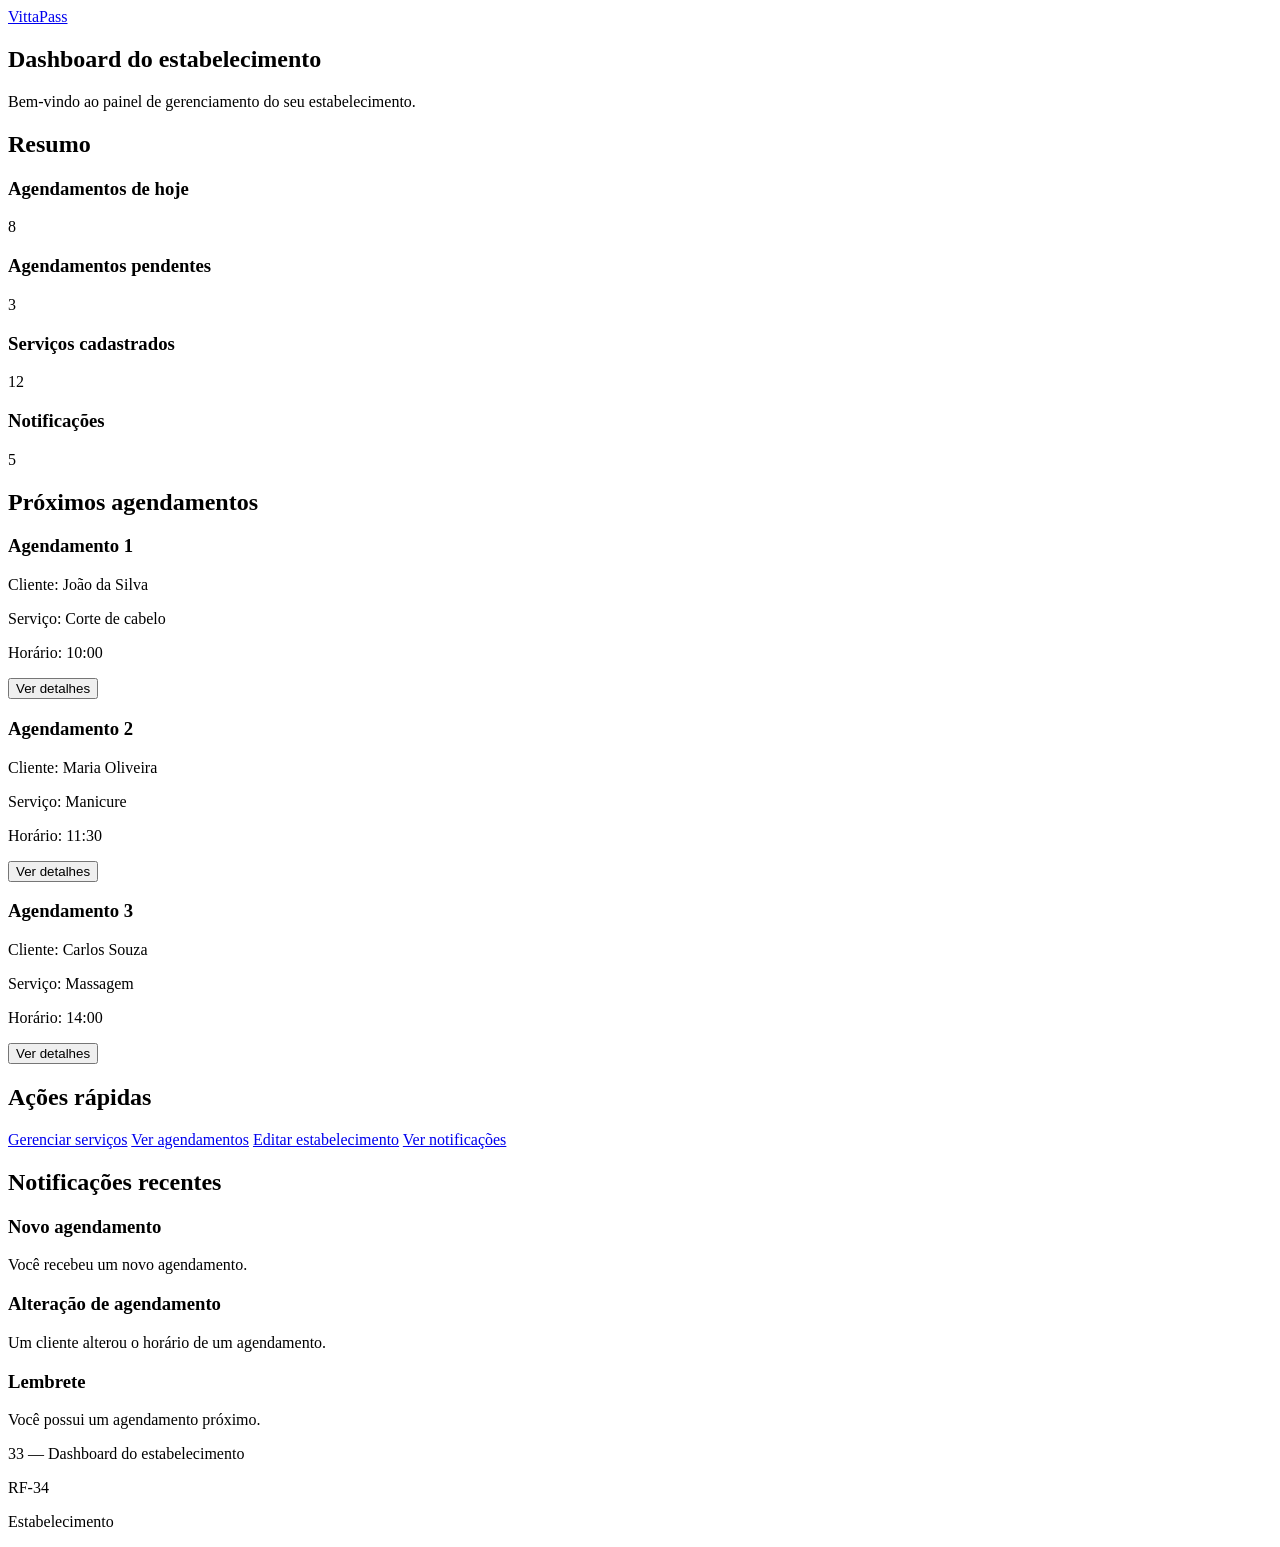
<file: Documentos/vita/PMV-SI-2026-2-PE1-T2-G04-VITTAPASS-main/src/html/Estabelecimento/dashboard.html>
<!DOCTYPE html>
<html lang="pt-BR">

<head>
    <meta charset="UTF-8">
    <meta name="viewport" content="width=device-width, initial-scale=1.0">

    <title>VittaPass - Dashboard do Estabelecimento</title>

    <meta
        name="description"
        content="Dashboard do estabelecimento VittaPass."
    >
</head>

<body>

    <header>
        <a href="index.html">VittaPass</a>
    </header>

    <main>

        <section>
            <h2>Dashboard do estabelecimento</h2>

            <p>
                Bem-vindo ao painel de gerenciamento do seu estabelecimento.
            </p>
        </section>


        <section>
            <h2>Resumo</h2>

            <article>
                <h3>Agendamentos de hoje</h3>
                <p>8</p>
            </article>

            <article>
                <h3>Agendamentos pendentes</h3>
                <p>3</p>
            </article>

            <article>
                <h3>Serviços cadastrados</h3>
                <p>12</p>
            </article>

            <article>
                <h3>Notificações</h3>
                <p>5</p>
            </article>
        </section>


        <section>
            <h2>Próximos agendamentos</h2>

            <article>
                <h3>Agendamento 1</h3>

                <p>
                    Cliente: João da Silva
                </p>

                <p>
                    Serviço: Corte de cabelo
                </p>

                <p>
                    Horário: 10:00
                </p>

                <button>
                    Ver detalhes
                </button>
            </article>

            <article>
                <h3>Agendamento 2</h3>

                <p>
                    Cliente: Maria Oliveira
                </p>

                <p>
                    Serviço: Manicure
                </p>

                <p>
                    Horário: 11:30
                </p>

                <button>
                    Ver detalhes
                </button>
            </article>

            <article>
                <h3>Agendamento 3</h3>

                <p>
                    Cliente: Carlos Souza
                </p>

                <p>
                    Serviço: Massagem
                </p>

                <p>
                    Horário: 14:00
                </p>

                <button>
                    Ver detalhes
                </button>
            </article>
        </section>


        <section>
            <h2>Ações rápidas</h2>

            <nav>
                <a href="#">Gerenciar serviços</a>
                <a href="#">Ver agendamentos</a>
                <a href="Cadastro/Cadastro-estabelecimento.html">Editar estabelecimento</a>
                <a href="#">Ver notificações</a>
            </nav>
        </section>


        <section>
            <h2>Notificações recentes</h2>

            <article>
                <h3>Novo agendamento</h3>

                <p>
                    Você recebeu um novo agendamento.
                </p>
            </article>

            <article>
                <h3>Alteração de agendamento</h3>

                <p>
                    Um cliente alterou o horário de um agendamento.
                </p>
            </article>

            <article>
                <h3>Lembrete</h3>

                <p>
                    Você possui um agendamento próximo.
                </p>
            </article>
        </section>

    </main>


    <footer>

        <p>33 — Dashboard do estabelecimento</p>

        <p>RF-34</p>

        <p>Estabelecimento</p>

    </footer>

</body>

</html>
</file>
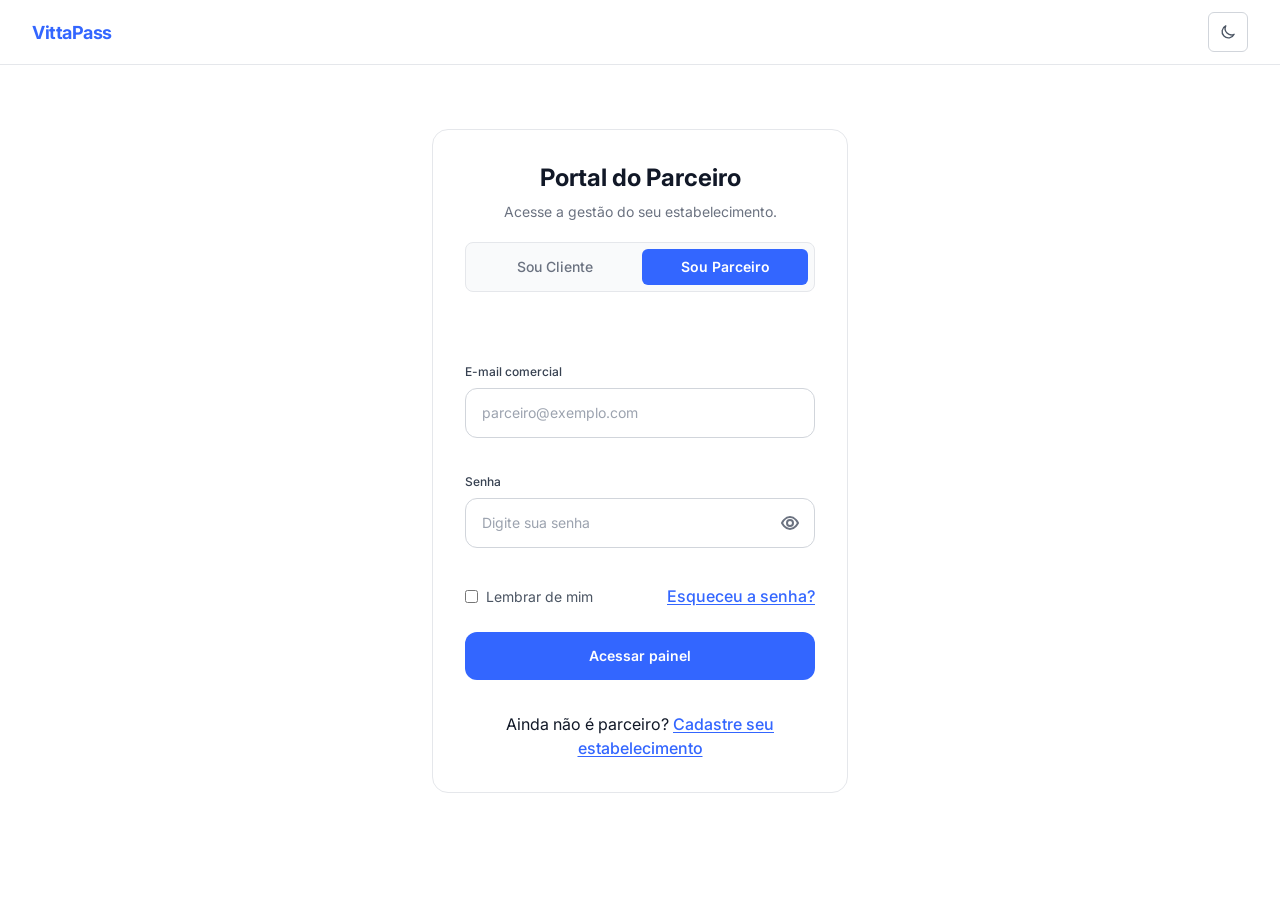
<file: Documentos/vita/PMV-SI-2026-2-PE1-T2-G04-VITTAPASS-main/src/html/Login/login-parceiro.html>
<!DOCTYPE html>
<html lang="pt-BR">

<head>
    <meta charset="utf-8">
    <meta name="viewport" content="initial-scale=1, width=device-width">
    <title>VittaPass - Login de Parceiro</title>
    <!-- Aponta para a folha de estilos global centralizada -->
    <link rel="stylesheet" href="../../css/styles.css">
    <link rel="stylesheet"
        href="https://fonts.googleapis.com/css2?family=Inter:wght@400;500;600;700;800&display=swap" />
</head>

<body>
    <!-- Cabeçalho simples -->
    <header class="site-header">
        <div class="container site-header__inner">
            <a href="../index.html" class="brand">VittaPass</a>
            <button type="button" data-js-action="toggle-theme" class="btn-icon" aria-label="Alternar tema">
                <svg id="theme-icon" width="18" height="18" viewBox="0 0 20 20" fill="none" stroke="currentColor"
                    stroke-width="1.5" stroke-linecap="round" stroke-linejoin="round">
                    <path d="M16.8 12.5A7 7 0 0 1 7.5 3.2 7 7 0 1 0 16.8 12.5z" />
                </svg>
            </button>
        </div>
    </header>

    <!-- Corpo centralizado utilizando as classes do styles.css -->
    <main class="section">
        <div class="container auth-container">

            <div class="card card--stack">
                <div class="section-head--center head-spaced">
                    <h1 class="section-title section-title--sm">Portal do Parceiro</h1>
                    <p class="section-text">Acesse a gestão do seu estabelecimento.</p>

                    <!-- Seletor de Tipo de Conta no Login -->
                    <div class="tab-switch">
                        <button type="button" class="btn btn--ghost btn--sm flex-1"
                            data-js-action="navigate" data-js-href="login.html">Sou Cliente</button>
                        <button type="button" class="btn btn--primary btn--sm flex-1">Sou Parceiro</button>
                    </div>
                </div>

                <form id="formLoginParceiro" action="#" method="post" class="card--stack">
                    <!-- Campo E-mail Comercial -->
                    <div class="field">
                        <label for="loginPartnerEmail" class="field__label">E-mail comercial</label>
                        <input type="email" id="loginPartnerEmail" class="input" placeholder="parceiro@exemplo.com"
                            required>
                    </div>

                    <!-- Campo Senha -->
                    <div class="field">
                        <label for="partnerPassword" class="field__label">Senha</label>
                        <div class="relative-box">
                            <input type="password" id="partnerPassword" class="input input-password-pad"
                                placeholder="Digite sua senha" required>
                            <button type="button" aria-label="Mostrar senha" data-js-action="toggle-password-login"
                                class="password-toggle-btn">
                                <svg width="18" height="18" viewBox="0 0 18 18" fill="none" stroke="currentColor"
                                    stroke-width="2" stroke-linecap="round">
                                    <path d="M1 9C1 9 4 3 9 3C14 3 17 9 17 9C17 9 14 15 9 15C4 15 1 9 1 9Z" />
                                    <circle cx="9" cy="9" r="3" />
                                </svg>
                            </button>
                        </div>
                    </div>

                    <!-- Opções auxiliares -->
                    <div class="flex-row-center text-sm">
                        <label class="checkbox-label">
                            <input type="checkbox" id="lembrarParceiro"> Lembrar de mim
                        </label>
                        <a href="#" class="link-primary">Esqueceu a senha?</a>
                    </div>

                    <!-- Botão Principal -->
                    <button type="submit" class="btn btn--primary btn--block btn--tall">Acessar painel</button>

                    <!-- Divisória opcional ou redirecionamento para cadastro -->
                    <div class="text-center-spaced">
                        <span class="footer-label">Ainda não é parceiro?</span>
                        <a href="../Cadastro/cadastro-parceiro.html" class="link-primary footer-link">Cadastre seu
                            estabelecimento</a>
                    </div>
                </form>
            </div>

        </div>
    </main>

    <script src="../../js/script.js"></script>
    <script src="../../js/auth.js?v=2"></script>
</body>

</html>
</file>
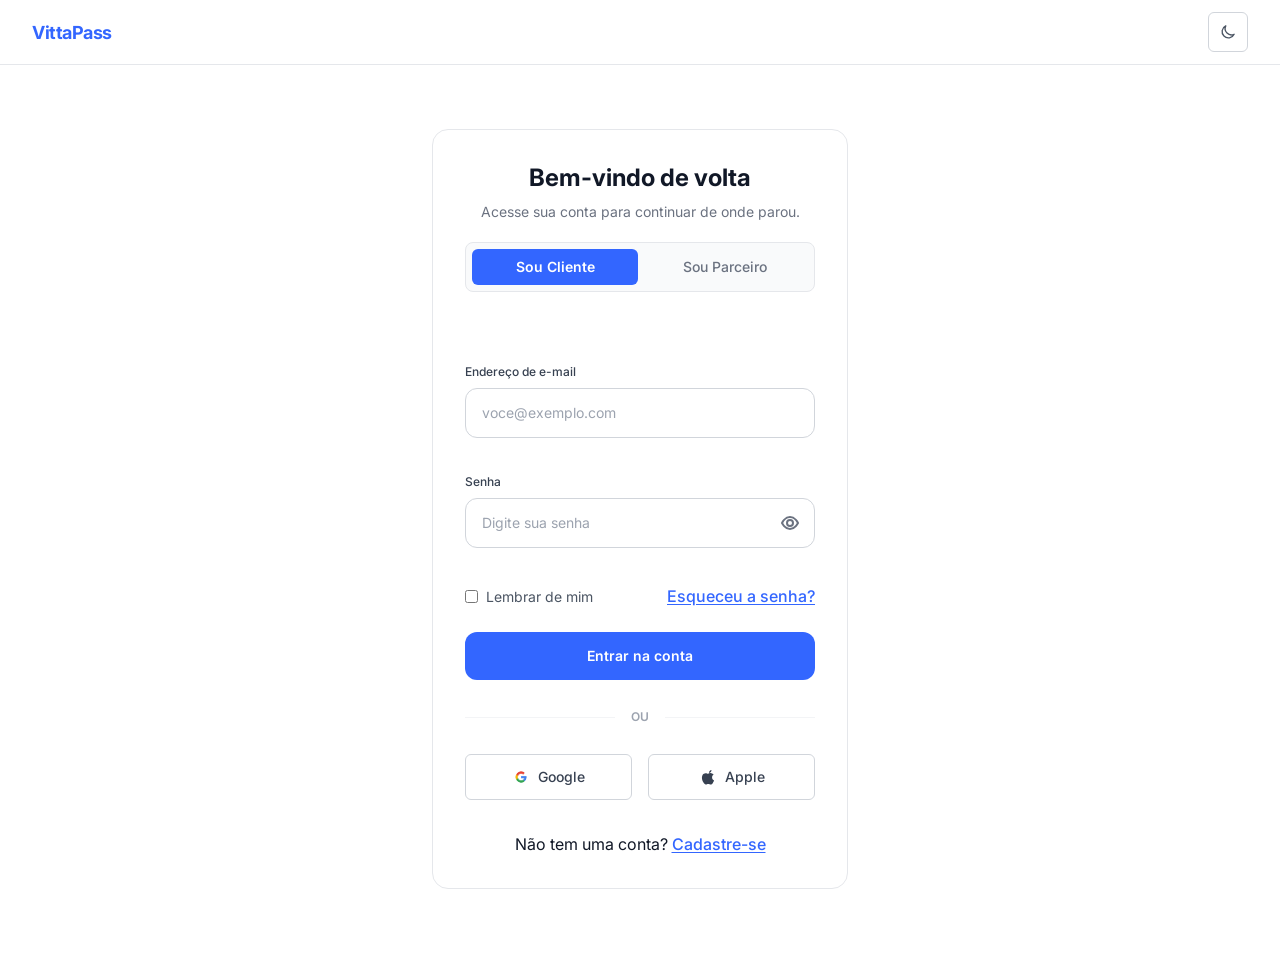
<file: Documentos/vita/PMV-SI-2026-2-PE1-T2-G04-VITTAPASS-main/src/html/Login/login.html>
<!DOCTYPE html>
<html lang="pt-BR">

<head>
  <meta charset="utf-8">
  <meta name="viewport" content="initial-scale=1, width=device-width">
  <title>VittaPass - Login</title>
  <link rel="stylesheet" href="../../css/styles.css">
  <link rel="stylesheet" href="https://fonts.googleapis.com/css2?family=Inter:wght@400;500;600;700;800&display=swap" />
</head>

<body>
  <header class="site-header">
    <div class="container site-header__inner">
      <a href="../index.html" class="brand">VittaPass</a>
      <button type="button" data-js-action="toggle-theme" class="btn-icon" aria-label="Alternar tema">
        <svg id="theme-icon" width="18" height="18" viewBox="0 0 20 20" fill="none" stroke="currentColor"
          stroke-width="1.5" stroke-linecap="round" stroke-linejoin="round">
          <path d="M16.8 12.5A7 7 0 0 1 7.5 3.2 7 7 0 1 0 16.8 12.5z" />
        </svg>
      </button>
    </div>
  </header>

  <main class="section">
    <div class="container auth-container">

      <div class="card card--stack">
        <div class="section-head--center">
          <h1 class="section-title section-title--sm">Bem-vindo de volta</h1>
          <p class="section-text">Acesse sua conta para continuar de onde parou.</p>

          <div class="tab-switch">
            <button type="button" class="btn btn--primary btn--sm flex-1">Sou Cliente</button>
            <button type="button" class="btn btn--ghost btn--sm flex-1"
              data-js-action="navigate" data-js-href="login-parceiro.html">Sou Parceiro</button>
          </div>
        </div>

        <form id="formLoginCliente" action="#" method="post" class="card--stack">
          <!-- Campo E-mail -->
          <div class="field">
            <label for="loginEmail" class="field__label">Endereço de e-mail</label>
            <input type="email" id="loginEmail" class="input" placeholder="voce@exemplo.com" required>
          </div>

          <!-- Campo Senha -->
          <div class="field">
            <label for="password" class="field__label">Senha</label>
            <div class="relative-box">
              <input type="password" id="password" class="input" placeholder="Digite sua senha" required>
              <button type="button" aria-label="Mostrar senha" data-js-action="toggle-password-login"
                class="password-toggle-btn">
                <svg width="18" height="18" viewBox="0 0 18 18" fill="none" stroke="currentColor" stroke-width="2"
                  stroke-linecap="round">
                  <path d="M1 9C1 9 4 3 9 3C14 3 17 9 17 9C17 9 14 15 9 15C4 15 1 9 1 9Z" />
                  <circle cx="9" cy="9" r="3" />
                </svg>
              </button>
            </div>
          </div>

          <div class="flex-row-center">
            <label class="checkbox-label">
              <input type="checkbox" id="lembrar"> Lembrar de mim
            </label>
            <a href="#" class="link-primary">Esqueceu a senha?</a>
          </div>

          <!-- Botão Principal -->
          <button type="submit" class="btn btn--primary btn--block btn--tall">Entrar na conta</button>

          <!-- Divisória -->
          <div class="divider-container">
            <div class="divider-line"></div>
            <span class="divider-text">OU</span>
            <div class="divider-line"></div>
          </div>

          <!-- Botões Sociais -->
          <div class="social-buttons-container">
            <button type="button" class="btn btn--outline btn--block flex-1 btn-social">
              <img src="../../assets/logos/logo-google.png" alt="Logo Google" width="18" height="18">
              Google
            </button>
            <button type="button" class="btn btn--outline btn--block flex-1 btn-social">
              <svg width="18" height="18" viewBox="0 0 24 24" fill="currentColor">
                <path
                  d="M18.71 19.5c-.83 1.24-1.71 2.45-3.05 2.47-1.34.03-1.77-.79-3.29-.79-1.53 0-2 .77-3.27.82-1.31.05-2.3-1.32-3.14-2.53C4.25 17 2.94 12.45 4.7 9.39c.87-1.52 2.43-2.48 4.12-2.51 1.28-.02 2.5.87 3.29.87.78 0 2.26-1.07 3.81-.91.65.03 2.47.26 3.64 1.98-.09.06-2.17 1.28-2.15 3.81.03 3.02 2.65 4.03 2.68 4.04-.03.07-.42 1.44-1.38 2.83M15.83 5.37c.56-.69.94-1.65.84-2.61-.83.04-1.84.55-2.43 1.24-.52.6-.98 1.58-.85 2.54 1.01.08 1.88-.47 2.44-1.17z" />
              </svg>
              Apple
            </button>
          </div>

          <div class="text-center-spaced">
            <span>Não tem uma conta?</span>
            <a href="../Cadastro/Cadastro-cliente.html" class="link-primary">Cadastre-se</a>
          </div>
        </form>
      </div>

    </div>
  </main>

  <script src="../../js/script.js"></script>
  <script src="../../js/auth.js?v=2"></script>
</body>

</html>
</file>
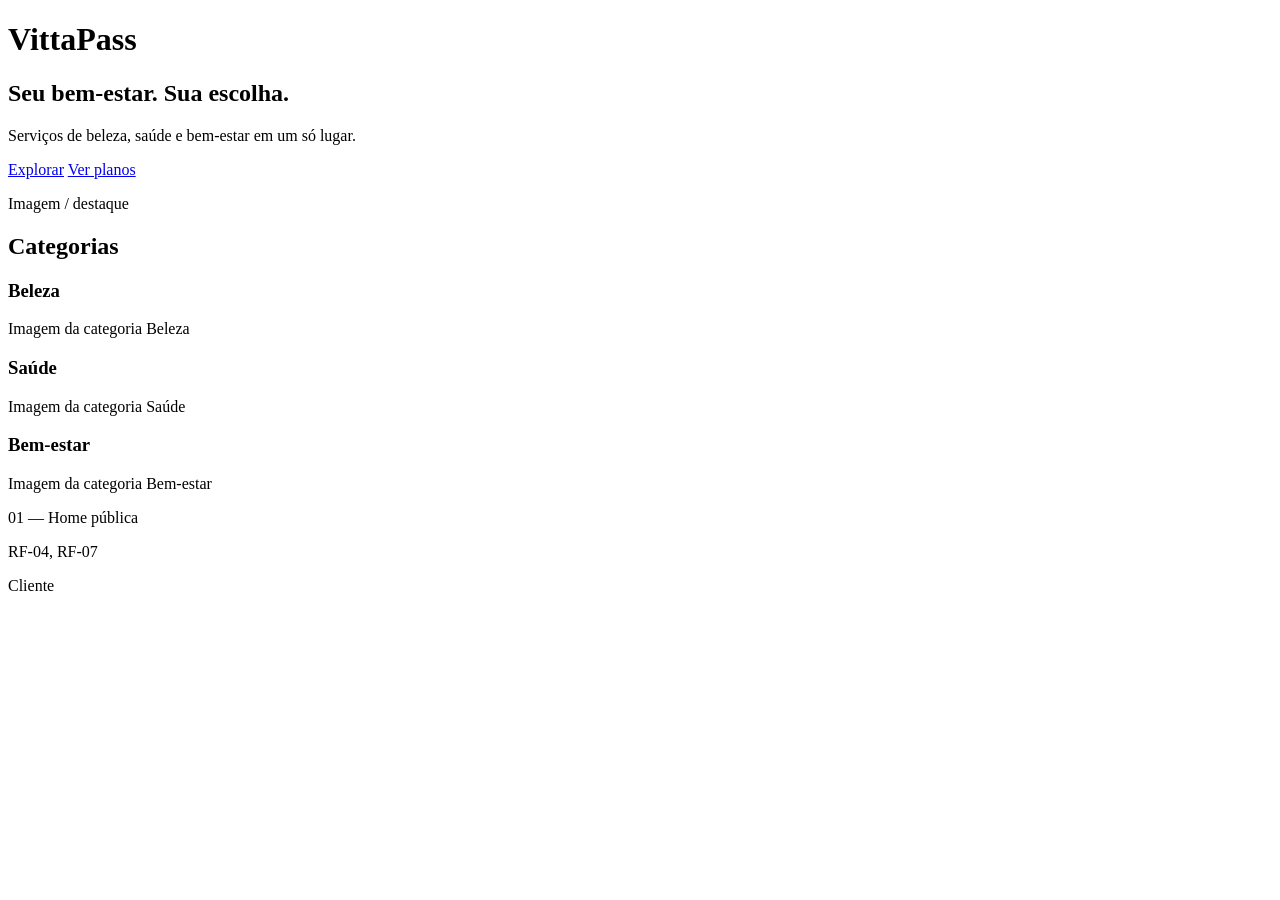
<file: Documentos/vita/PMV-SI-2026-2-PE1-T2-G04-VITTAPASS-main/src/html/Users/home.html>
<!DOCTYPE html>
<html lang="pt-BR">

<head>
    <meta charset="UTF-8">
    <meta name="viewport" content="width=device-width, initial-scale=1.0">

    <title>VittaPass</title>

    <meta
        name="description"
        content="VittaPass conecta clientes a serviços de beleza, saúde e bem-estar."
    >
</head>

<body>

    <header>
        <h1>VittaPass</h1>
    </header>

    <main>

        <section>
            <div>
                <h2>Seu bem-estar. Sua escolha.</h2>

                <p>
                    Serviços de beleza, saúde e bem-estar em um só lugar.
                </p>

                <nav>
                    <a href="estabelecimentos.html">Explorar</a>
                    <a href="index.html#planos">Ver planos</a>
                </nav>
            </div>

            <div>
                <p>Imagem / destaque</p>
            </div>
        </section>


        <section>
            <h2>Categorias</h2>

            <article>
                <h3>Beleza</h3>
                <p>Imagem da categoria Beleza</p>
            </article>

            <article>
                <h3>Saúde</h3>
                <p>Imagem da categoria Saúde</p>
            </article>

            <article>
                <h3>Bem-estar</h3>
                <p>Imagem da categoria Bem-estar</p>
            </article>
        </section>

    </main>


    <footer>

        <p>01 — Home pública</p>

        <p>RF-04, RF-07</p>

        <p>Cliente</p>

    </footer>

</body>

</html>
</file>
<file: Documentos/vita/PMV-SI-2026-2-PE1-T2-G04-VITTAPASS-main/src/css/styles.css>
/* ==========================================================================
VittaPass — folha de estilo principal
--------------------------------------------------------------------------
Organização do arquivo:
  1. Reset
  2. Tokens de tema (variáveis)
  3. Base
  4. Layout (container / seções)
  5. Componentes
  6. Utilitários e estado
  7. Responsivo

Dark mode: a classe .dark é aplicada em <html> pelo script.js. Só as
variáveis do bloco html.dark mudam — nenhum componente precisa de regra
duplicada para o tema escuro.

Sobre os line-height: os valores em rem (ex. 1.25rem para texto de
0.875rem) reproduzem a entrelinha que o Tailwind aplicava junto de cada
tamanho de fonte. Sem eles o texto herdaria 1.5 e todo o espaçamento
vertical da página mudaria.

A fonte Inter é carregada via <link> no HTML, não por @import aqui
(um @import atrasaria o download do CSS).
========================================================================== */

/* ==========================================================================
1. Reset
========================================================================== */

*,
*::before,
*::after {
  margin: 0;
  padding: 0;
  box-sizing: border-box;
}

img,
svg {
  display: block;
  max-width: 100%;
}

button {
  font: inherit;
  color: inherit;
  background: none;
  border: none;
  cursor: pointer;
}

ul {
  list-style: none;
}

a {
  color: inherit;
  text-decoration: none;
}

/* ==========================================================================
2. Tokens de tema
========================================================================== */

:root {
  --font-sans: "Inter", system-ui, -apple-system, sans-serif;

  /* Marca */
  --primary: #3366ff;
  --primary-dark: #2c58db;
  --secondary: #132761;

  /* Transparências da cor primária.
  --primary-06 e --primary-08 ficam transparentes de propósito: no layout
  original essas duas opacidades (classes bg-[#3366FF]/6 e /8) não eram
  geradas pelo Tailwind, então o fundo aparecia branco. Mantido igual para
  não mudar a aparência. Para usar o tom que o design previa, troque por
  rgba(51, 102, 255, 0.06) e rgba(51, 102, 255, 0.08). */
  --primary-05: rgba(51, 102, 255, 0.05);
  --primary-06: transparent;
  --primary-08: transparent;
  --primary-10: rgba(51, 102, 255, 0.1);
  --primary-20: rgba(51, 102, 255, 0.2);
  --primary-25: rgba(51, 102, 255, 0.25);
  --primary-30: rgba(51, 102, 255, 0.3);

  /* Superfícies */
  --bg: #ffffff;
  --surface: #ffffff;
  --surface-muted: #f9fafb;
  --surface-inset: #ffffff;
  --band: #f9fafb;

  /* Bordas */
  --border: #e5e7eb;
  --border-subtle: #f3f4f6;
  --border-strong: #d1d5db;
  --border-contrast: #e5e7eb;
  --border-hover: #6b7280;

  /* Texto */
  --text: #111827;
  --text-hero: #030712;
  --text-heading: #111827;
  --text-strong: #374151;
  --text-body: #4b5563;
  --text-muted: #6b7280;
  --text-soft: #9ca3af;
  --text-faint: #9ca3af;
  --text-hover: #111827;

  /* Avaliações */
  --star-fill: #facc15;
  --star-empty: #d1d5db;

  /* Selos de plano */
  --tag-basic: #d1d5db;
  --tag-basic-text: #6b7280;
  --tag-plus: #3366ff;
  --tag-plus-text: #3366ff;
  --tag-premium: #132761;
  --tag-premium-text: #132761;

  /* Texto sobre o fundo azul do plano destacado (igual nos dois temas) */
  --on-primary: #ffffff;
  --on-primary-soft: #dbeafe;
  --on-primary-dim: #bfdbfe;

  --transition: 150ms ease;

  /* Marca de check desenhada por máscara, para não repetir um <svg>
  inline em cada item de lista */
  --check-icon: url("data:image/svg+xml,%3Csvg xmlns='http://www.w3.org/2000/svg' viewBox='0 0 14 14' fill='none' stroke='%23000' stroke-width='1.5' stroke-linecap='round' stroke-linejoin='round'%3E%3Cpath d='M2.5 7l3 3L11.5 4'/%3E%3C/svg%3E");
}

html.dark {
  --bg: #020617;
  --surface: #0f172a;
  --surface-muted: #0f172a;
  --surface-inset: #020617;
  --band: rgba(15, 23, 42, 0.6);

  --border: #1e293b;
  --border-subtle: #1e293b;
  --border-strong: #334155;
  --border-contrast: #334155;
  --border-hover: #64748b;

  --text: #f3f4f6;
  --text-hero: #ffffff;
  --text-heading: #ffffff;
  --text-strong: #e2e8f0;
  --text-body: #cbd5e1;
  --text-muted: #94a3b8;
  /* --text-soft não muda no escuro: os rótulos que o usam não tinham
  variante dark no layout original */
  --text-soft: #9ca3af;
  --text-faint: #64748b;
  --text-hover: #ffffff;

  --tag-basic: #475569;
  --tag-basic-text: #94a3b8;
  --tag-plus: #60a5fa;
  --tag-plus-text: #60a5fa;
  --tag-premium: #93c5fd;
  --tag-premium-text: #93c5fd;
}

/* ==========================================================================
3. Base
========================================================================== */

html {
  scroll-behavior: smooth;
}

body {
  min-height: 100vh;
  font-family: var(--font-sans);
  line-height: 1.5;
  color: var(--text);
  background: var(--bg);
  -webkit-font-smoothing: antialiased;
  -moz-osx-font-smoothing: grayscale;
  transition:
    background-color var(--transition),
    color var(--transition);
}

::-webkit-scrollbar {
  width: 5px;
}

::-webkit-scrollbar-track {
  background: transparent;
}

::-webkit-scrollbar-thumb {
  background: var(--border-strong);
  border-radius: 9999px;
}

/* ==========================================================================
4. Layout
========================================================================== */

.container {
  width: 100%;
  max-width: 80rem;
  margin-inline: auto;
  padding-inline: 1.25rem;
}

.section {
  padding-block: 4rem;
}

.section--lg {
  padding-block: 5rem;
}

.section--xl {
  padding-block: 6rem;
}

/* Faixa de fundo cinza com bordas acima e abaixo */
.section--band {
  background: var(--band);
  border-top: 1px solid var(--border);
  border-bottom: 1px solid var(--border);
  transition:
    background-color var(--transition),
    border-color var(--transition);
}

/* Grade de duas colunas do hero, dos benefícios e de "para empresas".
Cada seção usa um espaçamento diferente, daí os modificadores. */
.split {
  display: grid;
  gap: 2.5rem;
  align-items: center;
}

.split--tight {
  gap: 2rem;
}

.split--mid {
  gap: 3rem;
}

.split--start {
  align-items: start;
}

/* Grade de três colunas (categorias) */
.grid-3 {
  display: grid;
  grid-template-columns: 1fr;
  gap: 1rem;
}

/* ==========================================================================
5. Componentes
========================================================================== */

/* --- Tipografia de seção --- */

.eyebrow {
  display: inline-flex;
  align-items: center;
  margin-bottom: 1.5rem;
  padding: 0.375rem 0.75rem;
  border: 1px solid var(--primary-25);
  border-radius: 9999px;
  background: var(--primary-05);
  color: var(--primary);
  font-size: 0.75rem;
  font-weight: 600;
  line-height: 1rem;
  letter-spacing: 0.1em;
  text-transform: uppercase;
}

.panel>.eyebrow {
  margin-bottom: 1.25rem;
}

.section-title {
  color: var(--text-heading);
  font-size: 1.875rem;
  font-weight: 700;
  line-height: 2.25rem;
}

.section-title--sm {
  font-size: 1.5rem;
  line-height: 2rem;
}

.section-text {
  color: var(--text-muted);
  font-size: 0.875rem;
  line-height: 1.25rem;
}

.section-text--relaxed {
  line-height: 1.625;
}

.section-head {
  margin-bottom: 2.5rem;
}

.section-head--center {
  margin-bottom: 3rem;
  text-align: center;
}

.section-head--spacious {
  margin-bottom: 3.5rem;
}

/* Cabeçalho com o link "explorar todos" alinhado à direita.
Sem gap: o justify-content já separa os dois lados, e um gap
roubaria largura do título, mudando onde ele quebra. */
.section-head--row {
  display: flex;
  align-items: flex-end;
  justify-content: space-between;
  margin-bottom: 2rem;
}

.section-head>.section-title,
.section-head--center>.section-title,
.section-head--spacious>.section-title,
.section-head--row .section-title {
  margin-bottom: 0.5rem;
}

/* Rótulo pequeno em maiúsculas ("O QUE SUA EMPRESA TEM ACESSO", footer) */
.overline {
  margin-bottom: 1rem;
  color: var(--text-soft);
  font-size: 0.6875rem;
  font-weight: 600;
  letter-spacing: 0.05em;
  text-transform: uppercase;
}

/* --- Botões ---
A base não tem borda: as variantes com contorno a declaram. Uma borda
transparente na base deixaria os botões sólidos 2px mais altos. */

.btn {
  display: inline-flex;
  align-items: center;
  justify-content: center;
  gap: 0.5rem;
  padding: 0.75rem 1.5rem;
  border-radius: 0.375rem;
  font-size: 0.875rem;
  font-weight: 600;
  line-height: 1.25rem;
  text-align: center;
  transition:
    background-color var(--transition),
    border-color var(--transition),
    color var(--transition);
}

/* Tamanhos */
.btn--sm {
  padding: 0.5rem 1rem;
}

.btn--wide {
  padding: 0.875rem 2rem;
  border-radius: 0.5rem;
}

.btn--pill {
  border-radius: 0.5rem;
}

.btn--block {
  display: flex;
  width: 100%;
  padding-inline: 1rem;
}

.btn--tall {
  padding-block: 0.875rem;
  border-radius: 0.75rem;
}

/* Variantes */
.btn--primary {
  background: var(--primary);
  color: #fff;
}

.btn--primary:hover {
  background: var(--primary-dark);
}

.btn--outline {
  border: 1px solid var(--border-strong);
  color: var(--text-strong);
  font-weight: 500;
}

.btn--outline:hover {
  border-color: var(--border-hover);
}

.btn--outline-primary {
  border: 1px solid var(--primary);
  color: var(--primary);
}

.btn--outline-primary:hover {
  background: var(--primary);
  color: #fff;
}

/* Contorno primário que só ganha um fundo suave no hover */
.btn--outline-soft {
  border: 1px solid var(--primary);
  color: var(--primary);
}

.btn--outline-soft:hover {
  background: var(--primary-05);
}

.btn--ghost {
  color: var(--text-muted);
  font-weight: 500;
}

.btn--ghost:hover {
  color: var(--text-hover);
}

/* Sobre o fundo azul-escuro da seção de chamada final */
.btn--light {
  background: #fff;
  color: var(--secondary);
}

.btn--light:hover {
  background: #f3f4f6;
}

.btn--on-dark {
  border: 1px solid rgba(255, 255, 255, 0.25);
  color: #fff;
  font-weight: 500;
}

.btn--on-dark:hover {
  background: rgba(255, 255, 255, 0.1);
}

/* Botão só com ícone (alternar tema no header) */
.btn-icon {
  display: inline-flex;
  align-items: center;
  justify-content: center;
  padding: 0.625rem;
  border: 1px solid var(--border-strong);
  border-radius: 0.375rem;
  color: var(--text-body);
  transition:
    border-color var(--transition),
    color var(--transition);
}

.btn-icon:hover {
  border-color: var(--border-hover);
  color: var(--text-hover);
}

/* --- Links --- */

.link-muted {
  color: var(--text-muted);
  font-size: 0.875rem;
  font-weight: 500;
  line-height: 1.25rem;
  transition: color var(--transition);
}

.link-muted:hover {
  color: var(--text-hover);
}

.link-primary {
  color: var(--primary);
  font-weight: 500;
  text-decoration: underline;
  text-underline-offset: 2px;
}

.link-primary:hover {
  color: var(--primary-dark);
}

/* --- Header --- */

.site-header {
  position: sticky;
  top: 0;
  z-index: 50;
  background: var(--bg);
  border-bottom: 1px solid var(--border);
  transition:
    background-color var(--transition),
    border-color var(--transition);
}

.site-header__inner {
  display: flex;
  align-items: center;
  justify-content: space-between;
  gap: 1.5rem;
  height: 4rem;
}

.brand {
  flex-shrink: 0;
  color: var(--primary);
  font-size: 1.125rem;
  font-weight: 700;
  letter-spacing: -0.025em;
}

.nav-desktop {
  display: none;
  align-items: center;
  gap: 1.75rem;
}

.nav-link {
  color: var(--text-muted);
  font-size: 0.875rem;
  line-height: 1.25rem;
  transition: color var(--transition);
}

.nav-link:hover {
  color: var(--text-hover);
}

.header-actions {
  display: none;
  align-items: center;
  gap: 0.625rem;
}

.menu-toggle {
  display: inline-flex;
  padding: 0.375rem;
  color: var(--text-body);
  transition: color var(--transition);
}

.menu-toggle:hover {
  color: var(--text-hover);
}

.mobile-menu {
  display: flex;
  flex-direction: column;
  gap: 1rem;
  padding: 1.25rem;
  background: var(--bg);
  border-top: 1px solid var(--border-subtle);
}

/* No menu mobile os links são um tom mais escuros que no desktop */
.mobile-menu .nav-link {
  color: var(--text-body);
}

.mobile-menu__actions {
  display: flex;
  flex-direction: column;
  gap: 0.5rem;
  padding-top: 0.75rem;
  border-top: 1px solid var(--border-subtle);
}

.mobile-menu__actions .btn {
  display: flex;
  padding-block: 0.625rem;
}

/* --- Cards --- */

.card {
  padding: 2rem;
  background: var(--surface);
  border: 1px solid var(--border);
  border-radius: 1rem;
  transition:
    background-color var(--transition),
    border-color var(--transition);
}

/* Padding fixo maior (card de benefícios para empresas) */
.card--lg {
  padding: 2.5rem;
}

/* Empilha o conteúdo com espaçamento uniforme */
.card--stack {
  display: flex;
  flex-direction: column;
  gap: 1.5rem;
}

/* Painel com fundo levemente cinza (benefícios do assinante) */
.panel {
  padding: 2rem;
  background: var(--surface-muted);
  border: 1px solid var(--border);
  border-radius: 1rem;
  transition:
    background-color var(--transition),
    border-color var(--transition);
}

.panel .section-title {
  margin-bottom: 0.75rem;
}

.card-title-primary {
  margin-bottom: 1rem;
  color: var(--primary);
  font-size: 2rem;
  font-weight: 800;
  line-height: 1.25;
}

.card-subtitle {
  margin-bottom: 0.5rem;
  color: var(--text-heading);
  font-size: 1.125rem;
  font-weight: 700;
  line-height: 1.75rem;
}

.card-text {
  color: var(--text-body);
  font-size: 0.875rem;
  line-height: 1.625;
}

/* Caixa de ícone quadrada arredondada */
.icon-box {
  display: flex;
  align-items: center;
  justify-content: center;
  width: 2.5rem;
  height: 2.5rem;
  border-radius: 0.5rem;
  background: var(--primary-08);
  color: var(--primary);
}

.icon-box--lg {
  width: 3rem;
  height: 3rem;
  border-radius: 0.75rem;
}

/* Texto legal miúdo abaixo do formulário */
.fineprint {
  margin-top: 0.75rem;
  color: var(--text-muted);
  font-size: 0.6875rem;
  line-height: 1.625;
}

/* --- Formulário --- */

.field {
  margin-bottom: 0.75rem;
}

.field__label {
  display: block;
  margin-bottom: 0.5rem;
  color: var(--text-strong);
  font-size: 0.75rem;
  font-weight: 500;
  line-height: 1rem;
}

.input {
  width: 100%;
  padding: 0.875rem 1rem;
  border: 1px solid var(--border-strong);
  border-radius: 0.75rem;
  background: var(--surface-inset);
  color: var(--text);
  font: inherit;
  font-size: 0.875rem;
  line-height: 1.25rem;
  outline: none;
  transition:
    border-color var(--transition),
    box-shadow var(--transition);
}

.input::placeholder {
  color: var(--text-soft);
}

.input:focus {
  border-color: var(--primary);
  box-shadow: 0 0 0 2px rgba(51, 102, 255, 0.15);
}

/* --- Ícone de check --- */

/* A cor segue o currentColor do elemento pai */
.check {
  flex-shrink: 0;
  width: 14px;
  height: 14px;
  background-color: currentColor;
  -webkit-mask: var(--check-icon) no-repeat center / contain;
  mask: var(--check-icon) no-repeat center / contain;
}

/* Check dentro de um círculo azul claro */
.check-dot {
  display: flex;
  align-items: center;
  justify-content: center;
  flex-shrink: 0;
  width: 1.25rem;
  height: 1.25rem;
  border-radius: 9999px;
  background: var(--primary-10);
  color: var(--primary);
}

.check-list {
  display: flex;
  flex-direction: column;
  gap: 0.75rem;
}

.check-list>li {
  display: flex;
  align-items: center;
  gap: 0.75rem;
  color: var(--text-strong);
  font-size: 0.875rem;
  line-height: 1.25rem;
}

/* Variante compacta, com check simples alinhado ao texto */
.check-list--compact {
  gap: 0.625rem;
}

.check-list--compact>li {
  gap: 0.625rem;
  color: var(--text-body);
}

.check-list--compact>li>.check {
  color: var(--primary);
}

/* Lista separada do conteúdo acima por uma linha */
.check-list--divided {
  padding-top: 0.5rem;
  border-top: 1px solid var(--border-subtle);
}

/* --- Categorias --- */

.cat-card {
  display: block;
  padding: 1.5rem;
  background: var(--surface);
  border: 1px solid var(--border);
  border-radius: 0.75rem;
  transition:
    background-color var(--transition),
    border-color var(--transition),
    box-shadow var(--transition);
}

.cat-card:hover {
  border-color: var(--primary);
  box-shadow: 0 1px 2px 0 rgba(0, 0, 0, 0.05);
}

.cat-card__icon {
  margin-bottom: 1.25rem;
}

.cat-card__title {
  margin-bottom: 0.375rem;
  color: var(--text-heading);
  font-size: 1rem;
  font-weight: 600;
  transition: color var(--transition);
}

.cat-card:hover .cat-card__title {
  color: var(--primary);
}

.cat-card__text {
  color: var(--text-muted);
  font-size: 0.875rem;
  line-height: 1.25rem;
}

/* --- Planos --- */

/* align-items: stretch (padrão) iguala a altura dos três cards. Combinado
com flex:1 em .plan__features, a sobra vai para a lista e o botão fica
sempre colado na base, alinhado entre os cards — independente do texto. */
.plans {
  display: grid;
  gap: 1.25rem;
}

.plan {
  position: relative;
  display: flex;
  flex-direction: column;
  padding: 1.75rem;
  background: var(--surface);
  border: 1px solid var(--border);
  border-radius: 0.75rem;
  color: var(--text-heading);
  transition:
    background-color var(--transition),
    border-color var(--transition);
}

/* Plano destacado: fundo azul fixo nos dois temas */
.plan--featured {
  background: var(--primary);
  border-color: var(--primary);
  color: var(--on-primary);
}

.plan__head {
  margin-bottom: 1.75rem;
}

.plan__name {
  margin-bottom: 0.75rem;
  font-size: 1rem;
  font-weight: 600;
}

/* Preço mensal do plano */
.plan__price {
  display: flex;
  align-items: baseline;
  gap: 0.25rem;
}

.plan__price-value {
  font-size: 2rem;
  font-weight: 800;
  line-height: 1;
  letter-spacing: -0.025em;
}

.plan__price-period {
  color: var(--text-muted);
  font-size: 0.875rem;
  line-height: 1.25rem;
}

/* Quanto os créditos valem em serviço avulso.
Usa --text-muted, e não --text-soft, para manter contraste acima de
4.5:1 neste tamanho de 12px (RNF-06). */
.plan__price-note {
  margin-top: 0.375rem;
  margin-bottom: 0.75rem;
  color: var(--text-muted);
  font-size: 0.75rem;
  line-height: 1rem;
}

.plan__desc {
  color: var(--text-muted);
  font-size: 0.875rem;
  line-height: 1.25rem;
}

.plan--featured .plan__desc,
.plan--featured .plan__price-period {
  color: var(--on-primary-dim);
}

/* Branco em vez do azul claro: sobre o fundo azul é a única cor que
alcança 4.5:1 neste tamanho de 12px */
.plan--featured .plan__price-note {
  color: #fff;
}

.plan__badge {
  position: absolute;
  top: -0.875rem;
  left: 50%;
  transform: translateX(-50%);
  padding: 0.25rem 0.75rem;
  background: #fff;
  border: 1px solid var(--primary-30);
  border-radius: 9999px;
  color: var(--primary);
  font-size: 0.6875rem;
  font-weight: 600;
  letter-spacing: 0.025em;
  text-transform: uppercase;
  white-space: nowrap;
}

.plan__features {
  display: flex;
  flex-direction: column;
  flex: 1;
  gap: 0.75rem;
  margin-bottom: 1.75rem;
}

.plan__features>li {
  display: flex;
  align-items: flex-start;
  gap: 0.625rem;
  color: var(--text-body);
  font-size: 0.875rem;
  line-height: 1.25rem;
}

.plan__features>li>.check {
  margin-top: 0.125rem;
  color: var(--primary);
}

.plan--featured .plan__features>li {
  color: var(--on-primary-soft);
}

.plan--featured .plan__features>li>.check {
  color: var(--on-primary-dim);
}

/* --- Estabelecimentos --- */

.estab-grid {
  display: grid;
  grid-template-columns: 1fr;
  gap: 1rem;
}

.estab-card {
  display: flex;
  flex-direction: column;
  overflow: hidden;
  background: var(--surface);
  border: 1px solid var(--border);
  border-radius: 0.75rem;
  transition:
    background-color var(--transition),
    border-color var(--transition),
    box-shadow var(--transition);
}

.estab-card:hover {
  border-color: var(--border-strong);
  box-shadow: 0 1px 2px 0 rgba(0, 0, 0, 0.05);
}

.estab-card__cover {
  display: flex;
  align-items: center;
  justify-content: center;
  padding-block: 2rem;
  background: var(--primary-06);
}

.estab-card__logo {
  display: flex;
  align-items: center;
  justify-content: center;
  width: 4rem;
  height: 4rem;
  background: var(--surface-inset);
  border: 1px solid var(--primary-20);
  border-radius: 1rem;
  box-shadow: 0 1px 2px 0 rgba(0, 0, 0, 0.05);
  color: var(--primary);
  font-size: 1.5rem;
  font-weight: 800;
  line-height: 2rem;
}

.estab-card__body {
  display: flex;
  flex-direction: column;
  flex: 1;
  gap: 0.75rem;
  padding: 1rem;
}

.estab-card__name {
  color: var(--text-heading);
  font-size: 0.875rem;
  font-weight: 600;
  line-height: 1.375;
}

.estab-card__cat {
  margin-top: 0.125rem;
  color: var(--text-faint);
  font-size: 0.75rem;
  line-height: 1rem;
}

.estab-card__services {
  /* A margem reproduz o espaço que o layout original criava com um
  <div class="flex-1"> vazio entre o texto e o botão */
  margin-bottom: 0.75rem;
  color: var(--text-soft);
  font-size: 0.75rem;
  line-height: 1.625;
}

/* Empurra o botão para a base, mantendo todos os cards alinhados */
.estab-card__cta {
  margin-top: auto;
  padding-block: 0.625rem;
  border-radius: 0.5rem;
  font-size: 0.75rem;
  line-height: 1rem;
}

.estab-card__plan {
  display: flex;
  align-items: center;
  gap: 0.375rem;
}

.estab-card__plan-label {
  color: var(--text-faint);
  font-size: 0.625rem;
}

/* --- Avaliação em estrelas --- */

.rating {
  display: flex;
  align-items: center;
  gap: 0.5rem;
}

.rating__value {
  color: var(--text-muted);
  font-size: 0.75rem;
  line-height: 1rem;
}

/* As cinco estrelas vazias vêm do ::before e as preenchidas do ::after,
recortado por largura. Evita repetir cinco <span> por card. */
.stars {
  position: relative;
  display: inline-block;
  color: var(--star-empty);
  font-size: 0.75rem;
  line-height: 1rem;
}

.stars::before {
  content: "★★★★★";
}

.stars::after {
  content: "★★★★★";
  position: absolute;
  top: 0;
  left: 0;
  overflow: hidden;
  width: 0;
  color: var(--star-fill);
  white-space: nowrap;
}

.stars--4::after {
  width: 80%;
}

.stars--5::after {
  width: 100%;
}

/* --- Selo de plano --- */

.plan-tag {
  padding: 0.125rem 0.5rem;
  border: 1px solid;
  border-radius: 9999px;
  font-size: 0.625rem;
  font-weight: 600;
}

.plan-tag--basic {
  border-color: var(--tag-basic);
  color: var(--tag-basic-text);
}

.plan-tag--plus {
  border-color: var(--tag-plus);
  color: var(--tag-plus-text);
}

.plan-tag--premium {
  border-color: var(--tag-premium);
  color: var(--tag-premium-text);
}

/* --- Como funciona (lista de passos) --- */

.steps {
  max-width: 48rem;
}

.step {
  display: flex;
  gap: 1.25rem;
}

.step__marker {
  display: flex;
  flex-direction: column;
  align-items: center;
}

.step__num {
  position: relative;
  z-index: 10;
  display: flex;
  align-items: center;
  justify-content: center;
  flex-shrink: 0;
  width: 2.5rem;
  height: 2.5rem;
  border: 2px solid var(--border-contrast);
  border-radius: 9999px;
  background: var(--surface-inset);
  color: var(--text-soft);
  font-size: 0.75rem;
  font-weight: 700;
  line-height: 1rem;
}

/* Primeiro passo da lista */
.step__num--active {
  border-color: var(--primary);
  color: var(--primary);
}

/* Linha vertical que liga um passo ao seguinte */
.step__line {
  flex: 1;
  width: 1px;
  min-height: 2.5rem;
  margin-block: 0.25rem;
  background: var(--border-subtle);
}

.step__body {
  padding-bottom: 2rem;
}

.step:last-child .step__body {
  padding-bottom: 0;
}

.step__title {
  margin-bottom: 0.375rem;
  color: var(--text-heading);
  font-size: 1rem;
  font-weight: 600;
}

.step__text {
  color: var(--text-muted);
  font-size: 0.875rem;
  line-height: 1.625;
}

/* --- Seção de chamada final --- */

.cta {
  padding: 4rem 2rem;
  background: var(--secondary);
  border-radius: 1rem;
  text-align: center;
}

.cta__title {
  margin-bottom: 1rem;
  color: #fff;
  font-size: 1.875rem;
  font-weight: 800;
  line-height: 1.25;
  letter-spacing: -0.025em;
}

.cta__text {
  max-width: 28rem;
  margin: 0 auto 2.5rem;
  color: #8aabff;
  font-size: 1rem;
  line-height: 1.625;
}

.cta__actions {
  display: flex;
  flex-wrap: wrap;
  justify-content: center;
  gap: 0.75rem;
}

/* --- Footer --- */

.site-footer {
  background: var(--bg);
  border-top: 1px solid var(--border);
  transition:
    background-color var(--transition),
    border-color var(--transition);
}

.site-footer__inner {
  padding-top: 3.5rem;
  padding-bottom: 2.5rem;
}

.footer-grid {
  display: grid;
  grid-template-columns: repeat(2, minmax(0, 1fr));
  gap: 2rem;
  margin-bottom: 3rem;
}

.footer-grid__brand {
  grid-column: span 2;
}

.footer-grid__brand .brand {
  display: block;
  margin-bottom: 0.75rem;
}

.footer-about {
  max-width: 260px;
  color: var(--text-muted);
  font-size: 0.875rem;
  line-height: 1.625;
}

.footer-links {
  display: flex;
  flex-direction: column;
  gap: 0.625rem;
}

.footer-links a {
  color: var(--text-muted);
  font-size: 0.875rem;
  line-height: 1.25rem;
  transition: color var(--transition);
}

.footer-links a:hover {
  color: var(--text-hover);
}

.footer-bottom {
  display: flex;
  flex-direction: column;
  align-items: center;
  justify-content: space-between;
  gap: 0.75rem;
  padding-top: 1.5rem;
  border-top: 1px solid var(--border-subtle);
}

.footer-bottom p {
  color: var(--text-soft);
  font-size: 0.75rem;
  line-height: 1rem;
}

.footer-bottom__side {
  display: flex;
  align-items: center;
  gap: 1rem;
}

.footer-social {
  color: var(--text-soft);
  transition: color var(--transition);
}

.footer-social:hover {
  color: var(--text-body);
}

/* ==========================================================================
6. Utilitários e estado

.hidden e .grid são manipuladas pelo script.js (menu mobile e lista de
estabelecimentos). Precisam vir DEPOIS dos componentes para vencer o
display deles por ordem de cascata — por isso não usam !important,
que impediria .only-desktop de reaparecer no breakpoint md.
========================================================================== */

.grid {
  display: grid;
}

.hidden {
  display: none;
}

/* Visível só a partir de 768px */
.only-desktop {
  display: none;
}

/* Visível só abaixo de 768px */
.only-mobile {
  display: inline-block;
}

.scroll-offset {
  scroll-margin-top: 6rem;
}

/* ==========================================================================
7. Responsivo
========================================================================== */

@media (min-width: 640px) {
  .estab-grid {
    grid-template-columns: repeat(2, minmax(0, 1fr));
  }
}

@media (min-width: 768px) {
  .container {
    padding-inline: 2rem;
  }

  .split {
    grid-template-columns: repeat(2, minmax(0, 1fr));
    gap: 4rem;
  }

  .split--tight {
    gap: 3rem;
  }

  .split--mid {
    gap: 4rem;
  }

  .grid-3 {
    grid-template-columns: repeat(3, minmax(0, 1fr));
  }

  .plans {
    grid-template-columns: repeat(3, minmax(0, 1fr));
  }

  .nav-desktop,
  .header-actions {
    display: flex;
  }

  /* O menu mobile fica sempre oculto no desktop, mesmo depois de o
  script.js remover a classe .hidden */
  .menu-toggle,
  .mobile-menu {
    display: none;
  }

  .card--roomy,
  .panel {
    padding: 2.5rem;
  }

  .cta {
    padding-block: 5rem;
  }

  .cta__title {
    font-size: 2.25rem;
    line-height: 2.5rem;
  }

  .footer-grid {
    grid-template-columns: repeat(5, minmax(0, 1fr));
  }

  .footer-bottom {
    flex-direction: row;
  }

  .only-desktop {
    display: inline-block;
  }

  .only-mobile {
    display: none;
  }
}

@media (min-width: 1024px) {
  .estab-grid {
    grid-template-columns: repeat(4, minmax(0, 1fr));
  }
}

/* ==========================================================================
   Utilitários Finais de Autenticação
   ========================================================================== */

.auth-container {
  width: 100%;
  max-width: 480px;
  margin-inline: auto;
}

.flex-row-center {
  display: flex;
  align-items: center;
  justify-content: space-between;
}

.flex-1 {
  flex: 1;
}

.tab-switch {
  display: flex;
  gap: 0.25rem;
  margin-top: 1.25rem;
  background: var(--surface-muted);
  padding: 0.375rem;
  border-radius: 0.5rem;
  border: 1px solid var(--border);
}

.relative-box {
  position: relative;
}

.password-toggle-btn {
  position: absolute;
  right: 1rem;
  top: 50%;
  transform: translateY(-50%);
  color: var(--text-muted);
  background: none;
  border: none;
  cursor: pointer;
  display: flex;
  align-items: center;
}

.checkbox-label {
  display: flex;
  align-items: center;
  gap: 0.5rem;
  cursor: pointer;
  color: var(--text-body);
  font-size: 0.875rem;
}

.divider-container {
  display: flex;
  align-items: center;
  gap: 1rem;
  margin-block: 0.25rem;
}

.divider-line {
  flex: 1;
  height: 1px;
  background-color: var(--border-subtle);
}

.divider-text {
  font-size: 0.75rem;
  color: var(--text-soft);
  font-weight: 600;
}

.social-buttons-container {
  display: flex;
  gap: 1rem;
}

.btn-social {
  display: flex;
  align-items: center;
  justify-content: center;
  gap: 0.5rem;
}

.text-center-spaced {
  text-align: center;
  margin-top: 0.5rem;
}

/* --- Feedback dos formulários de autenticação (auth.js) --- */

.form-alert {
  padding: 0.75rem 1rem;
  border: 1px solid transparent;
  border-radius: 0.75rem;
  font-size: 0.8125rem;
  font-weight: 500;
  line-height: 1.4;
  animation: form-alert-in 200ms ease;
}

.form-alert[hidden] {
  display: none;
}

.form-alert--error {
  border-color: rgba(220, 38, 38, 0.3);
  background: rgba(220, 38, 38, 0.08);
  color: #b91c1c;
}

.form-alert--success {
  border-color: rgba(22, 163, 74, 0.3);
  background: rgba(22, 163, 74, 0.08);
  color: #15803d;
}

html.dark .form-alert--error {
  color: #fca5a5;
}

html.dark .form-alert--success {
  color: #86efac;
}

.input--invalid,
.input--invalid:focus {
  border-color: #dc2626;
  box-shadow: 0 0 0 2px rgba(220, 38, 38, 0.15);
}

.btn:disabled {
  opacity: 0.7;
  cursor: wait;
}

@keyframes form-alert-in {
  from {
    opacity: 0;
    transform: translateY(-4px);
  }
  to {
    opacity: 1;
    transform: translateY(0);
  }
}
</file>
<file: Documentos/vita/PMV-SI-2026-2-PE1-T2-G04-VITTAPASS-main/src/css/pages/index.css>
/* O espaço abaixo do selo muda conforme a seção.
Descendente, não filho direto: no hero o selo fica dentro da coluna. */
.hero .eyebrow {
    margin-bottom: 1.75rem;
}

/* --- Hero --- */

.hero {
    padding-block: 4rem;
}

.hero-title {
    margin-bottom: 1.5rem;
    color: var(--text-hero);
    font-size: 2.75rem;
    font-weight: 800;
    line-height: 1.08;
    letter-spacing: -0.025em;
}

.hero-text {
    max-width: 480px;
    margin-bottom: 2rem;
    color: var(--text-muted);
    font-size: 1.125rem;
    line-height: 1.625;
}

.hero-actions {
    display: flex;
    flex-wrap: wrap;
    gap: 0.75rem;
}

/* Card com formulário (hero): espaçamento entre os blocos do formulário */
.card--form>.card-text,
.card--form>.btn--outline-soft {
    margin-bottom: 1.75rem;
}

/* --- Bloco de texto + lista + botão (coluna de "para empresas") --- */

.feature-block>.section-title {
    margin-bottom: 1rem;
    line-height: 1.25;
}

.feature-block>.section-text {
    margin-bottom: 2rem;
    line-height: 1.625;
}

.feature-block>.check-list {
    margin-bottom: 2.5rem;
}

.estab-grid--extra {
    margin-top: 1rem;
}

/* Controles abaixo da lista (ver mais / explorar todos) */
.estab-actions {
    display: flex;
    flex-direction: column;
    align-items: center;
    justify-content: center;
    gap: 1rem;
    margin-top: 2rem;
}

.estab-actions__group {
    display: flex;
    flex-direction: column;
    align-items: center;
    gap: 0.75rem;
}

@media (min-width: 640px) {

    .estab-actions,
    .estab-actions__group {
        flex-direction: row;
    }
}

@media (min-width: 768px) {
    .hero {
        padding-block: 5rem;
    }

    .hero-title {
        font-size: 3.5rem;
    }
}

@media (min-width: 1024px) {
    .hero-title {
        font-size: 4rem;
    }
}
</file>
